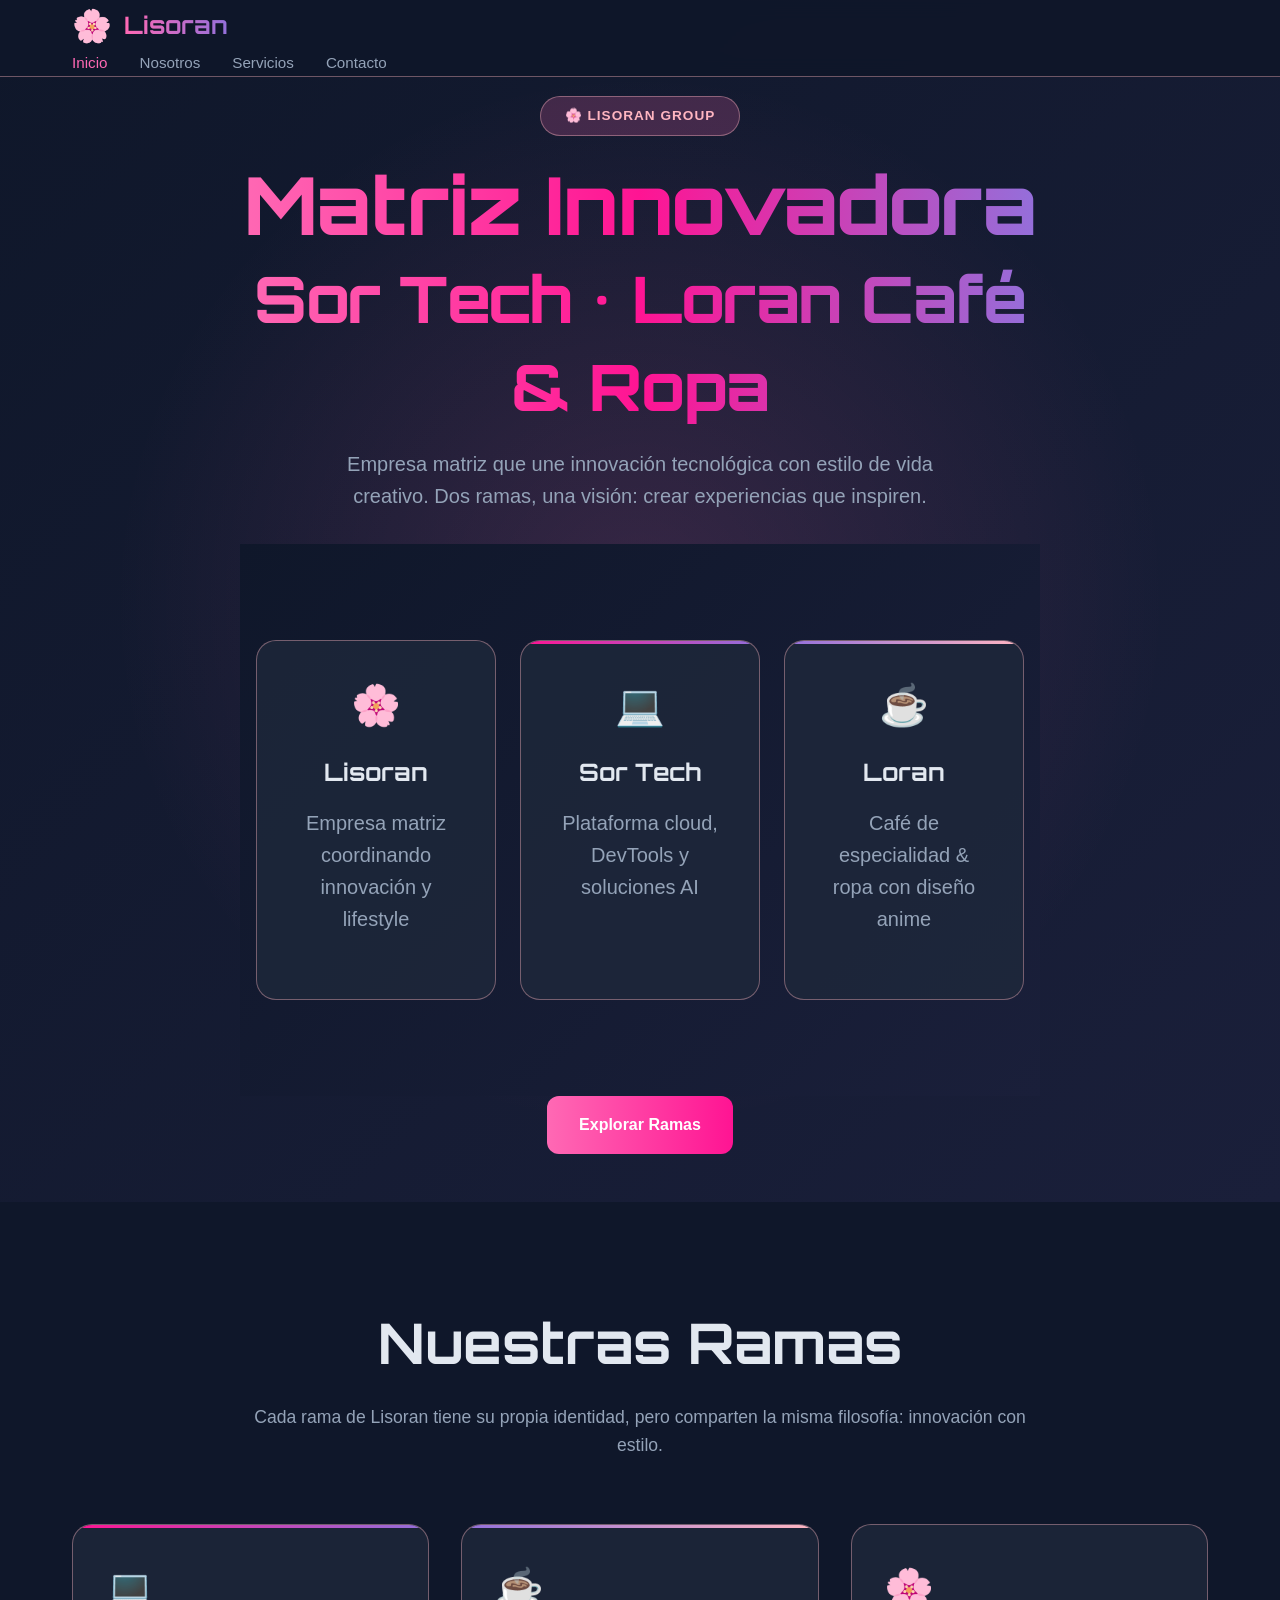
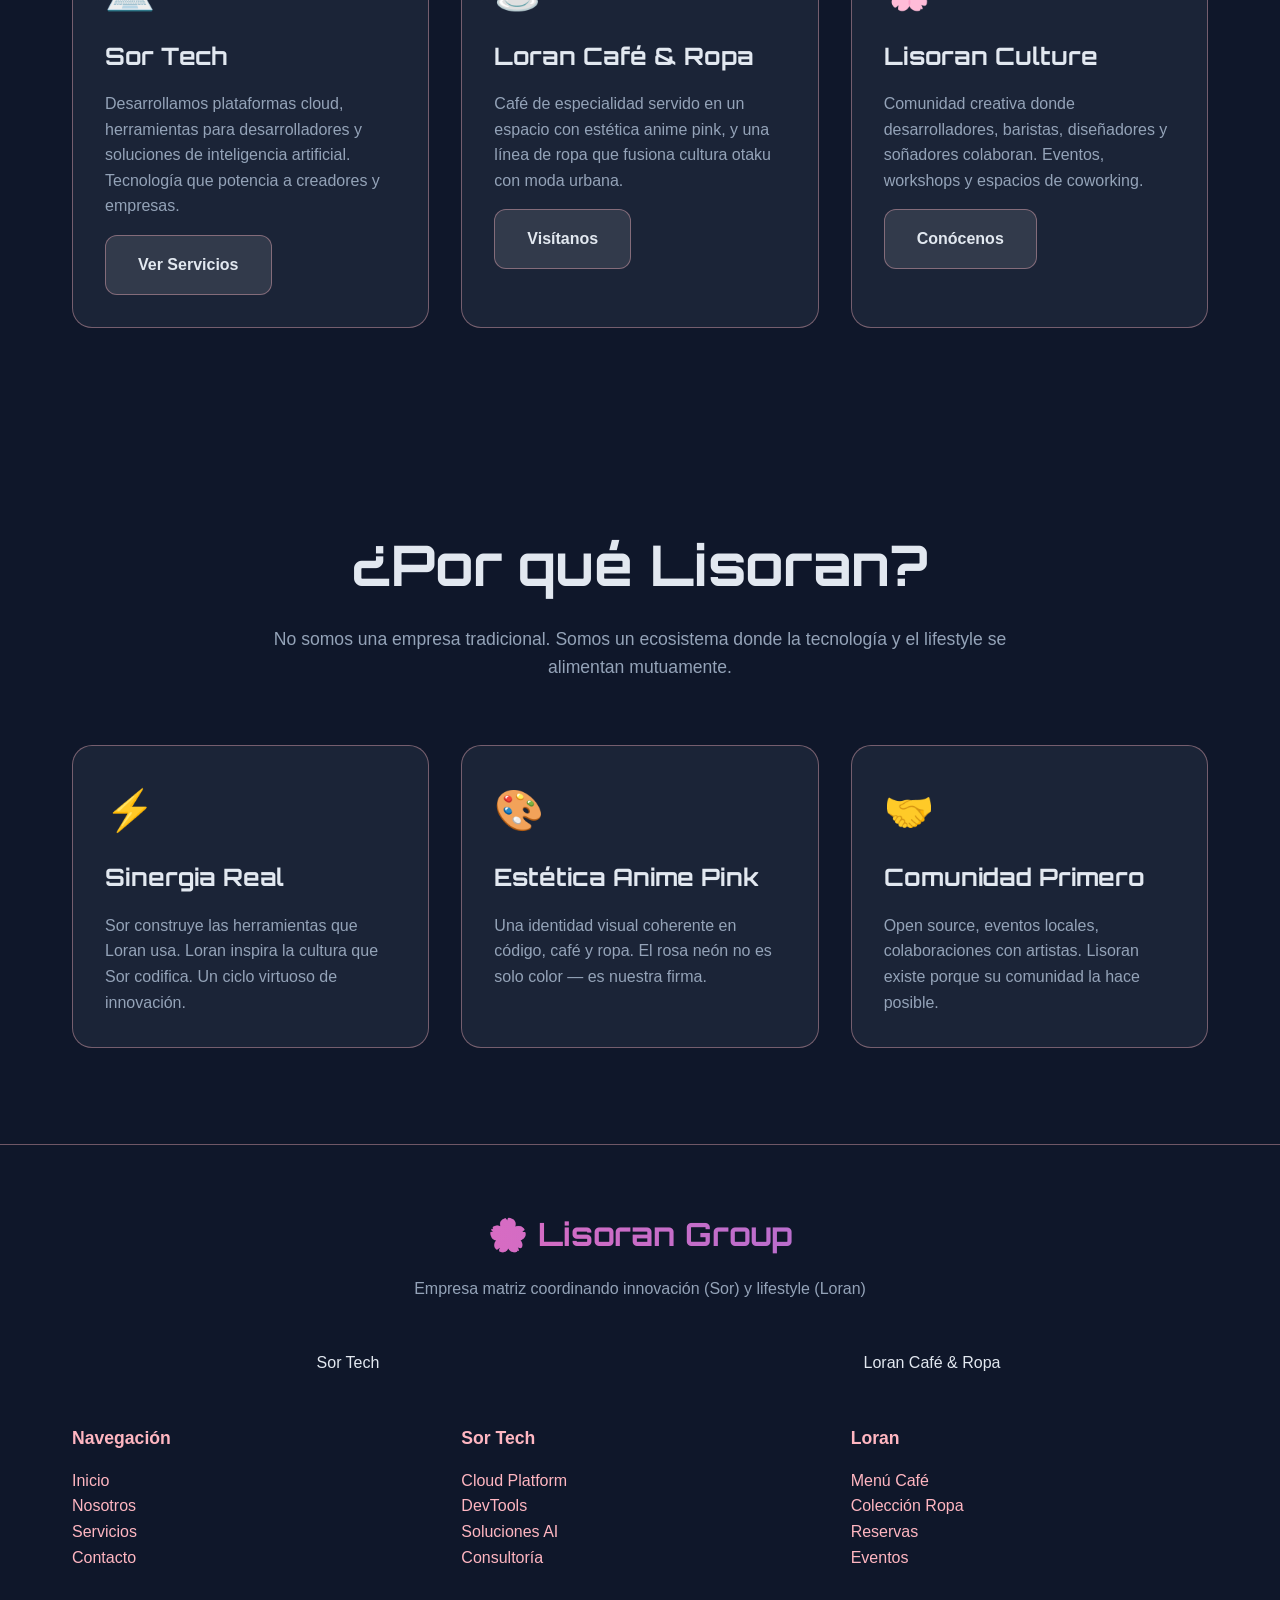
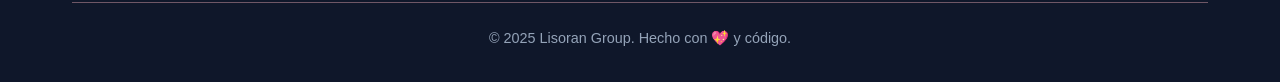
<file: index.html>
<!doctype html>
<html lang="es" data-theme="dark">

<head>
  <meta charset="UTF-8" />
  <meta name="viewport" content="width=device-width, initial-scale=1.0" />
  <meta name="description"
    content="Lisoran - Empresa matriz con dos ramas: Sor (Tecnología) y Loran (Cafetería & Ropa). Innovación, estilo y café con estética anime pink." />
  <meta name="keywords" content="Lisoran, Sor, Loran, tecnología, cafetería, ropa, anime pink, innovación" />
  <title>Lisoran | Matriz • Sor Tech • Loran Café & Ropa</title>
  <link rel="preconnect" href="https://fonts.googleapis.com">
  <link rel="preconnect" href="https://fonts.gstatic.com" crossorigin>
  <link
    href="https://fonts.googleapis.com/css2?family=Orbitron:wght@400;700;900&family=Inter:wght@300;400;500;600&display=swap"
    rel="stylesheet">
  <link rel="stylesheet" href="styles.css" />
</head>

<body>
  <header class="navigation-bar" role="navigation" aria-label="Navegación principal">
    <nav class="container">
      <a href="index.html" class="nav-logo" aria-label="Lisoran - Inicio">
        <span class="logo-icon" aria-hidden="true">🌸</span>
        <span class="logo-text">Lisoran</span>
      </a>
      <div class="nav-links" id="navLinks">
        <a href="index.html" class="nav-link active">Inicio</a>
        <a href="about-us.html" class="nav-link">Nosotros</a>
        <a href="services.html" class="nav-link">Servicios</a>
        <a href="contact.html" class="nav-link">Contacto</a>
      </div>
      <button class="nav-toggle" id="navToggle" aria-expanded="false" aria-label="Abrir menú">
        <span class="hamburger"></span>
      </button>
    </nav>
  </header>

  <main>
    <section class="hero" id="inicio">
      <div class="hero-content">
        <span class="hero-badge">🌸 Lisoran Group</span>
        <h1 class="gradient-title">Matriz Innovadora<br><span style="font-size: 0.8em;">Sor Tech • Loran Café &
            Ropa</span></h1>
        <p>Empresa matriz que une innovación tecnológica con estilo de vida creativo. Dos ramas, una visión: crear
          experiencias que inspiren.</p>
        <div class="brand-showcase"
          style="display: flex; gap: 1.5rem; justify-content: center; flex-wrap: wrap; margin-top: 2rem;">
          <article class="card-anime lisoran-card"
            style="flex: 1; min-width: 200px; max-width: 280px; text-align: center;">
            <div class="card-icon">🌸</div>
            <h3>Lisoran</h3>
            <p>Empresa matriz coordinando innovación y lifestyle</p>
          </article>
          <article class="card-anime sor-card" style="flex: 1; min-width: 200px; max-width: 280px; text-align: center;">
            <div class="card-icon">💻</div>
            <h3>Sor Tech</h3>
            <p>Plataforma cloud, DevTools y soluciones AI</p>
          </article>
          <article class="card-anime loran-card"
            style="flex: 1; min-width: 200px; max-width: 280px; text-align: center;">
            <div class="card-icon">☕</div>
            <h3>Loran</h3>
            <p>Café de especialidad & ropa con diseño anime</p>
          </article>
        </div>
        <a href="#features" class="btn-anime btn-anime-primary">Explorar Ramas</a>
      </div>
    </section>

    <section class="section brand-section" id="features">
      <div class="container">
        <div class="section-title-wrap">
          <h2>Nuestras Ramas</h2>
          <p>Cada rama de Lisoran tiene su propia identidad, pero comparten la misma filosofía: innovación con estilo.
          </p>
        </div>
        <div class="grid">
          <article class="card-anime sor-card reveal">
            <div class="card-icon">💻</div>
            <h3>Sor Tech</h3>
            <p>Desarrollamos plataformas cloud, herramientas para desarrolladores y soluciones de inteligencia
              artificial. Tecnología que potencia a creadores y empresas.</p>
            <a href="services.html" class="btn-anime btn-anime-secondary" style="margin-top: 1rem;">Ver Servicios</a>
          </article>
          <article class="card-anime loran-card reveal">
            <div class="card-icon">☕</div>
            <h3>Loran Café & Ropa</h3>
            <p>Café de especialidad servido en un espacio con estética anime pink, y una línea de ropa que fusiona
              cultura otaku con moda urbana.</p>
            <a href="contact.html" class="btn-anime btn-anime-secondary" style="margin-top: 1rem;">Visítanos</a>
          </article>
          <article class="card-anime lisoran-card reveal">
            <div class="card-icon">🌸</div>
            <h3>Lisoran Culture</h3>
            <p>Comunidad creativa donde desarrolladores, baristas, diseñadores y soñadores colaboran. Eventos, workshops
              y espacios de coworking.</p>
            <a href="about-us.html" class="btn-anime btn-anime-secondary" style="margin-top: 1rem;">Conócenos</a>
          </article>
        </div>
      </div>
    </section>

    <section class="section brand-section brand-overlay-sor" style="background: var(--bg-secondary);">
      <div class="container">
        <div class="section-title-wrap">
          <h2>¿Por qué Lisoran?</h2>
          <p>No somos una empresa tradicional. Somos un ecosistema donde la tecnología y el lifestyle se alimentan
            mutuamente.</p>
        </div>
        <div class="grid">
          <div class="card-anime reveal">
            <div class="card-icon">⚡</div>
            <h3>Sinergia Real</h3>
            <p>Sor construye las herramientas que Loran usa. Loran inspira la cultura que Sor codifica. Un ciclo
              virtuoso de innovación.</p>
          </div>
          <div class="card-anime reveal">
            <div class="card-icon">🎨</div>
            <h3>Estética Anime Pink</h3>
            <p>Una identidad visual coherente en código, café y ropa. El rosa neón no es solo color — es nuestra firma.
            </p>
          </div>
          <div class="card-anime reveal">
            <div class="card-icon">🤝</div>
            <h3>Comunidad Primero</h3>
            <p>Open source, eventos locales, colaboraciones con artistas. Lisoran existe porque su comunidad la hace
              posible.</p>
          </div>
        </div>
      </div>
    </section>
  </main>

  <footer class="footer">
    <div class="container">
      <div class="footer-brand">
        <div class="logo-text">🌸 Lisoran Group</div>
        <p>Empresa matriz coordinando innovación (Sor) y lifestyle (Loran)</p>
        <div class="footer-brands">
          <span class="footer-brand-tag brand-sor">Sor Tech</span>
          <span class="footer-brand-tag brand-loran">Loran Café & Ropa</span>
        </div>
      </div>
      <div class="footer-grid">
        <div class="footer-col">
          <h4>Navegación</h4>
          <ul>
            <li><a href="index.html">Inicio</a></li>
            <li><a href="about-us.html">Nosotros</a></li>
            <li><a href="services.html">Servicios</a></li>
            <li><a href="contact.html">Contacto</a></li>
          </ul>
        </div>
        <div class="footer-col">
          <h4>Sor Tech</h4>
          <ul>
            <li><a href="services.html#cloud">Cloud Platform</a></li>
            <li><a href="services.html#devtools">DevTools</a></li>
            <li><a href="services.html#ai">Soluciones AI</a></li>
            <li><a href="services.html#consulting">Consultoría</a></li>
          </ul>
        </div>
        <div class="footer-col">
          <h4>Loran</h4>
          <ul>
            <li><a href="contact.html#cafe">Menú Café</a></li>
            <li><a href="contact.html#clothing">Colección Ropa</a></li>
            <li><a href="contact.html#reservations">Reservas</a></li>
            <li><a href="contact.html#events">Eventos</a></li>
          </ul>
        </div>
      </div>
      <div class="footer-bottom">
        <p>&copy; 2025 Lisoran Group. Hecho con 💖 y código.</p>
      </div>
    </div>
  </footer>

  <script src="js/script.js"></script>
</body>

</html>
</file>
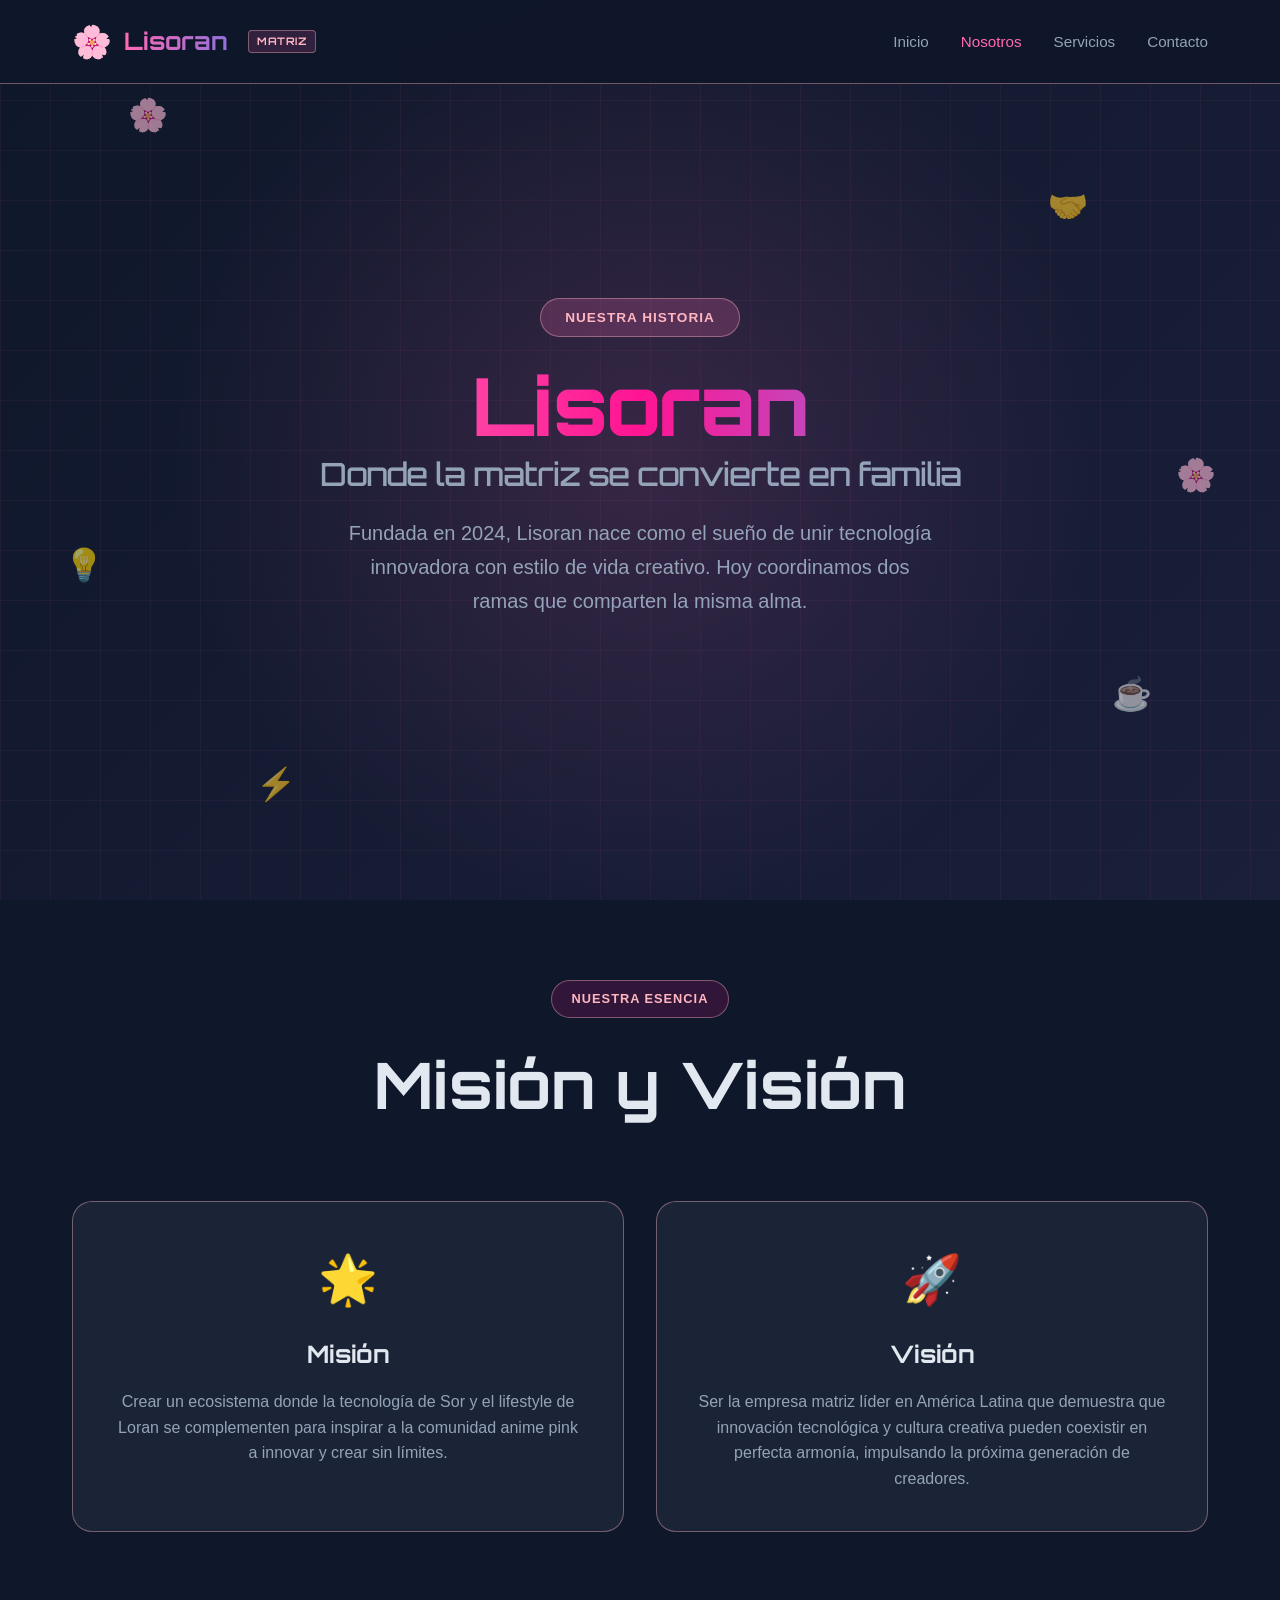
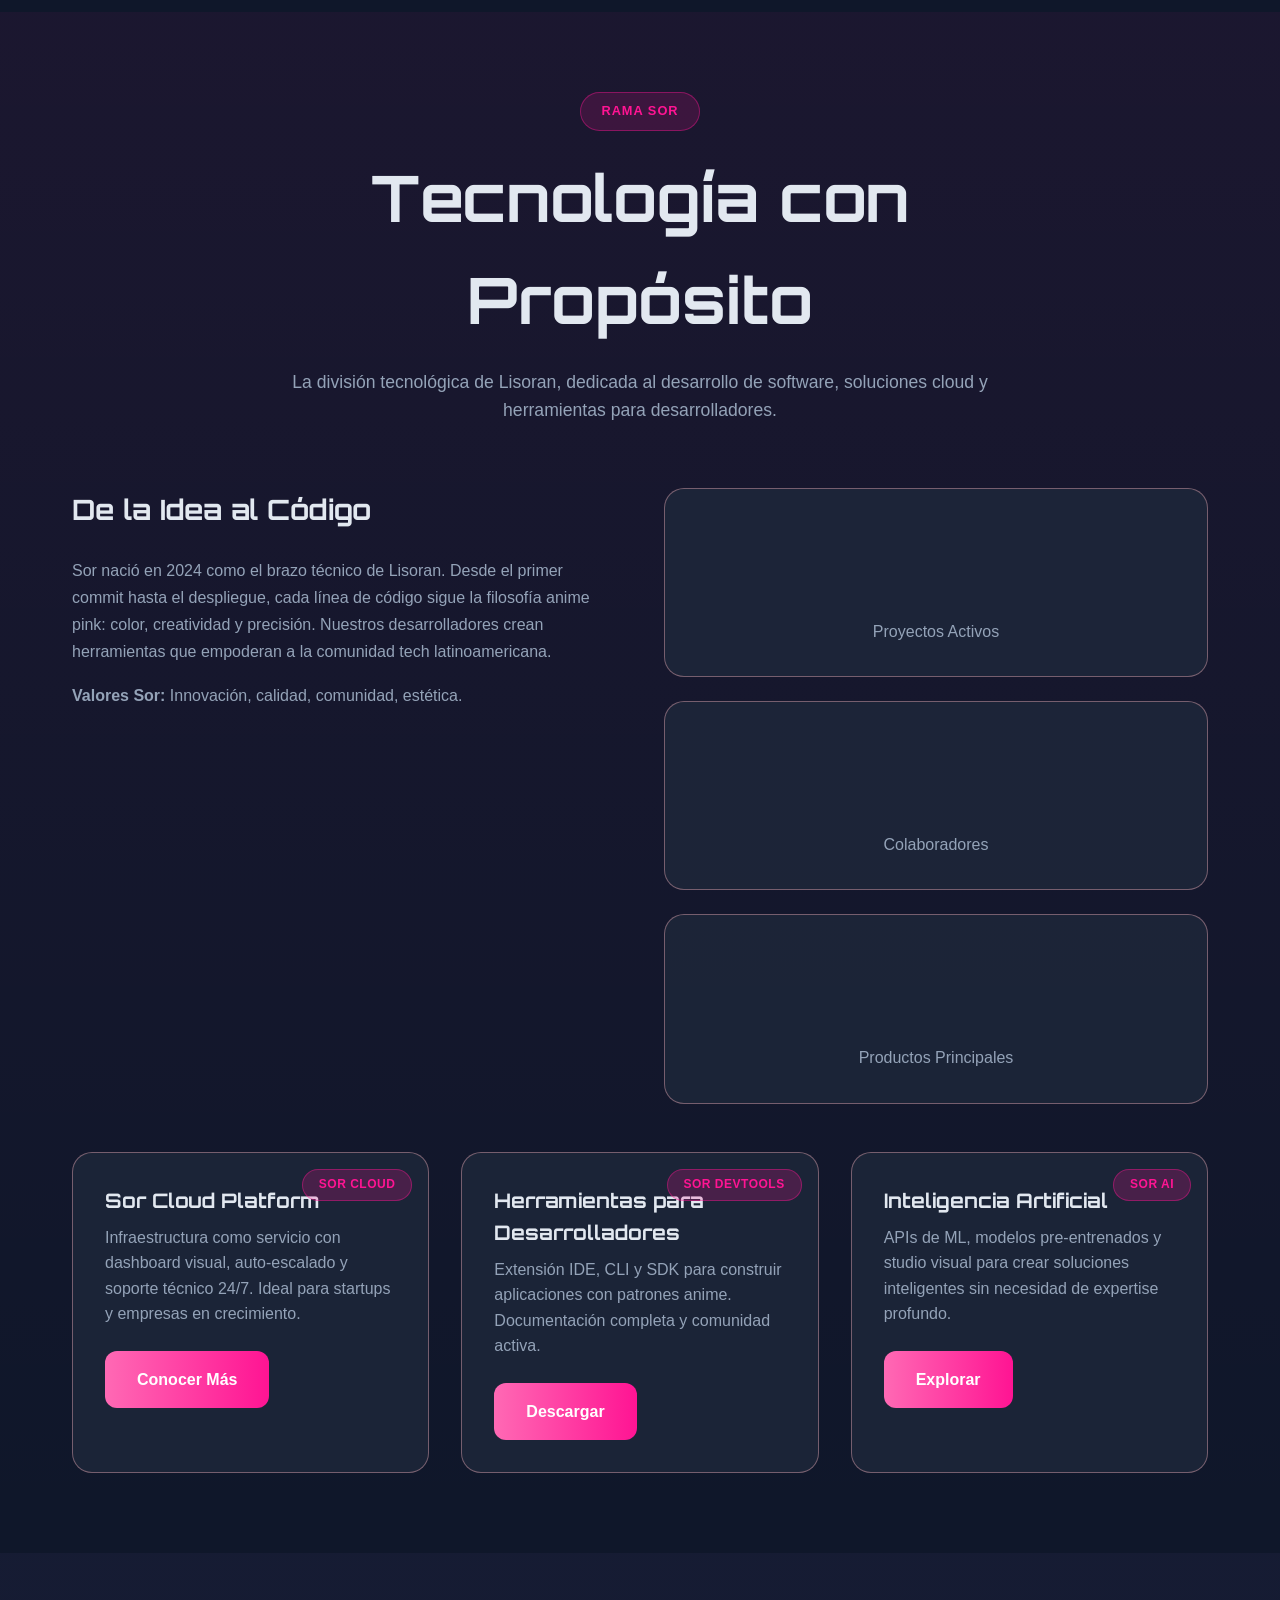
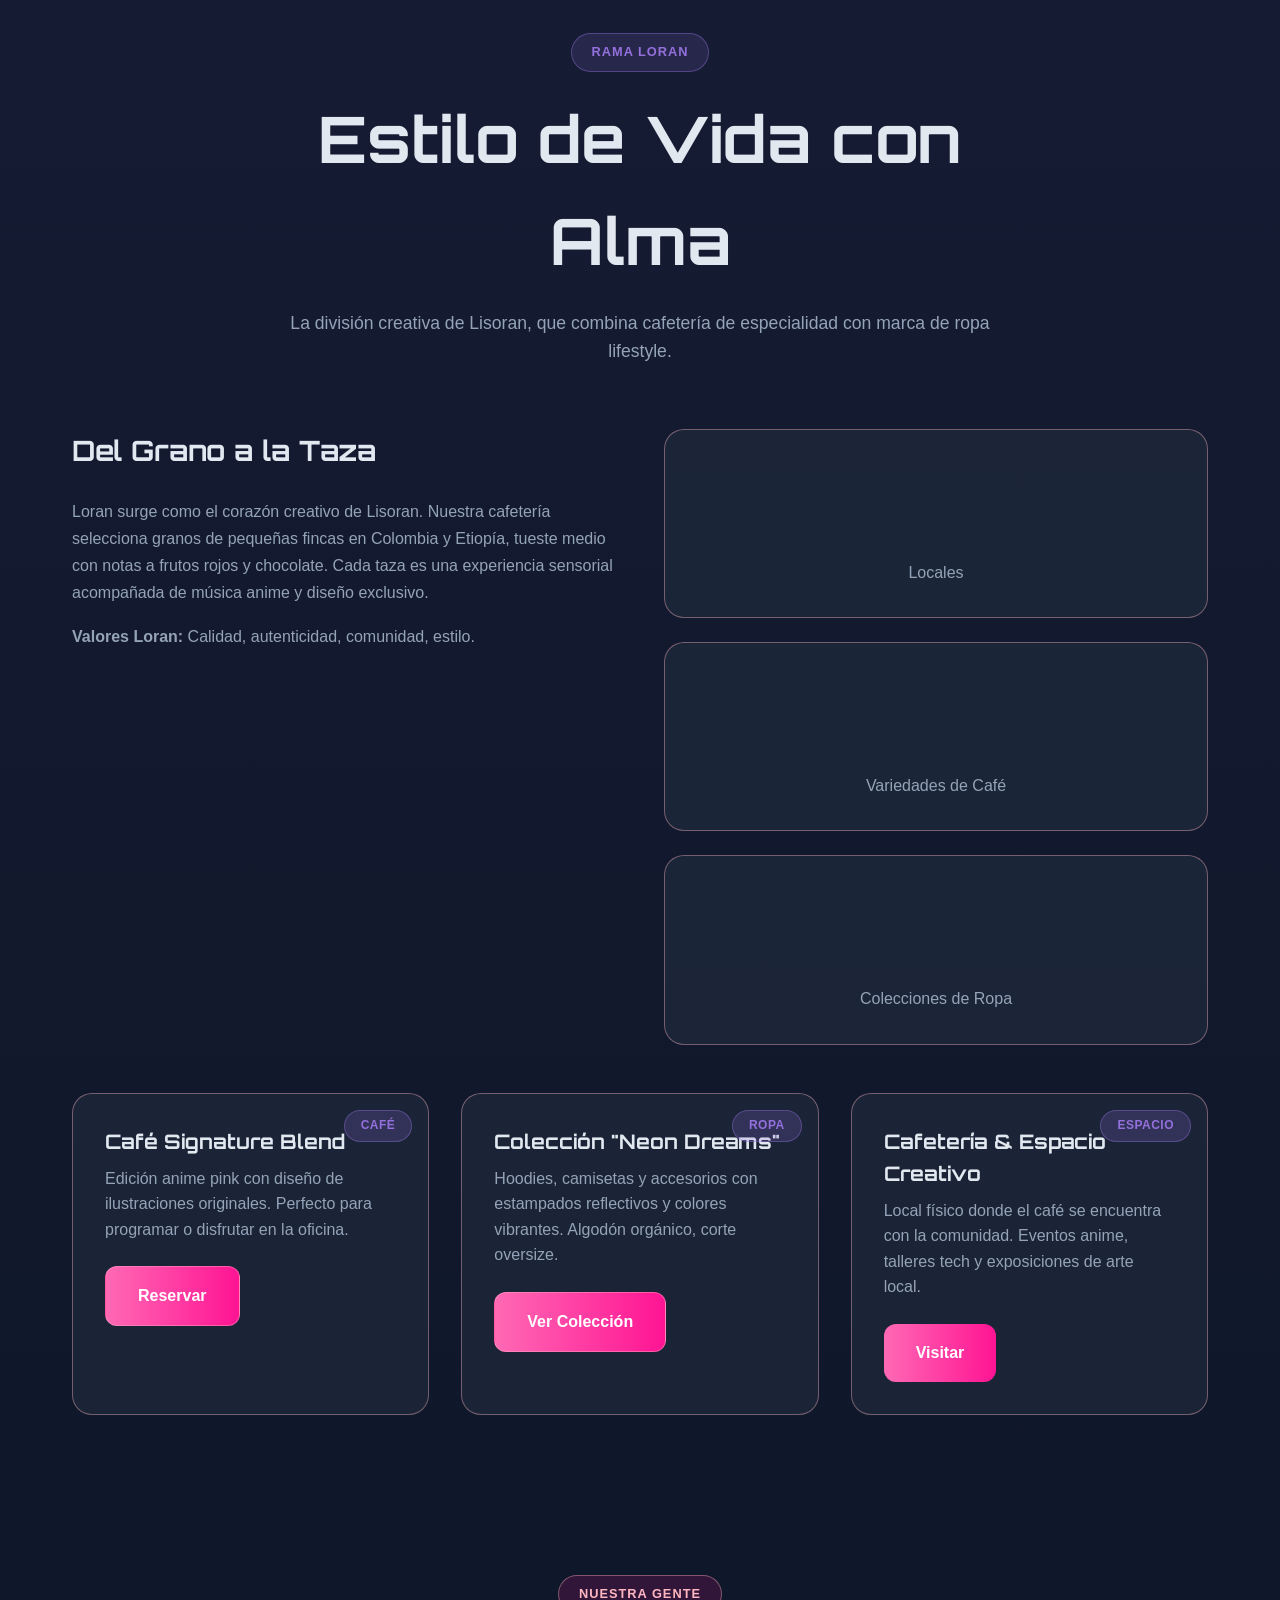
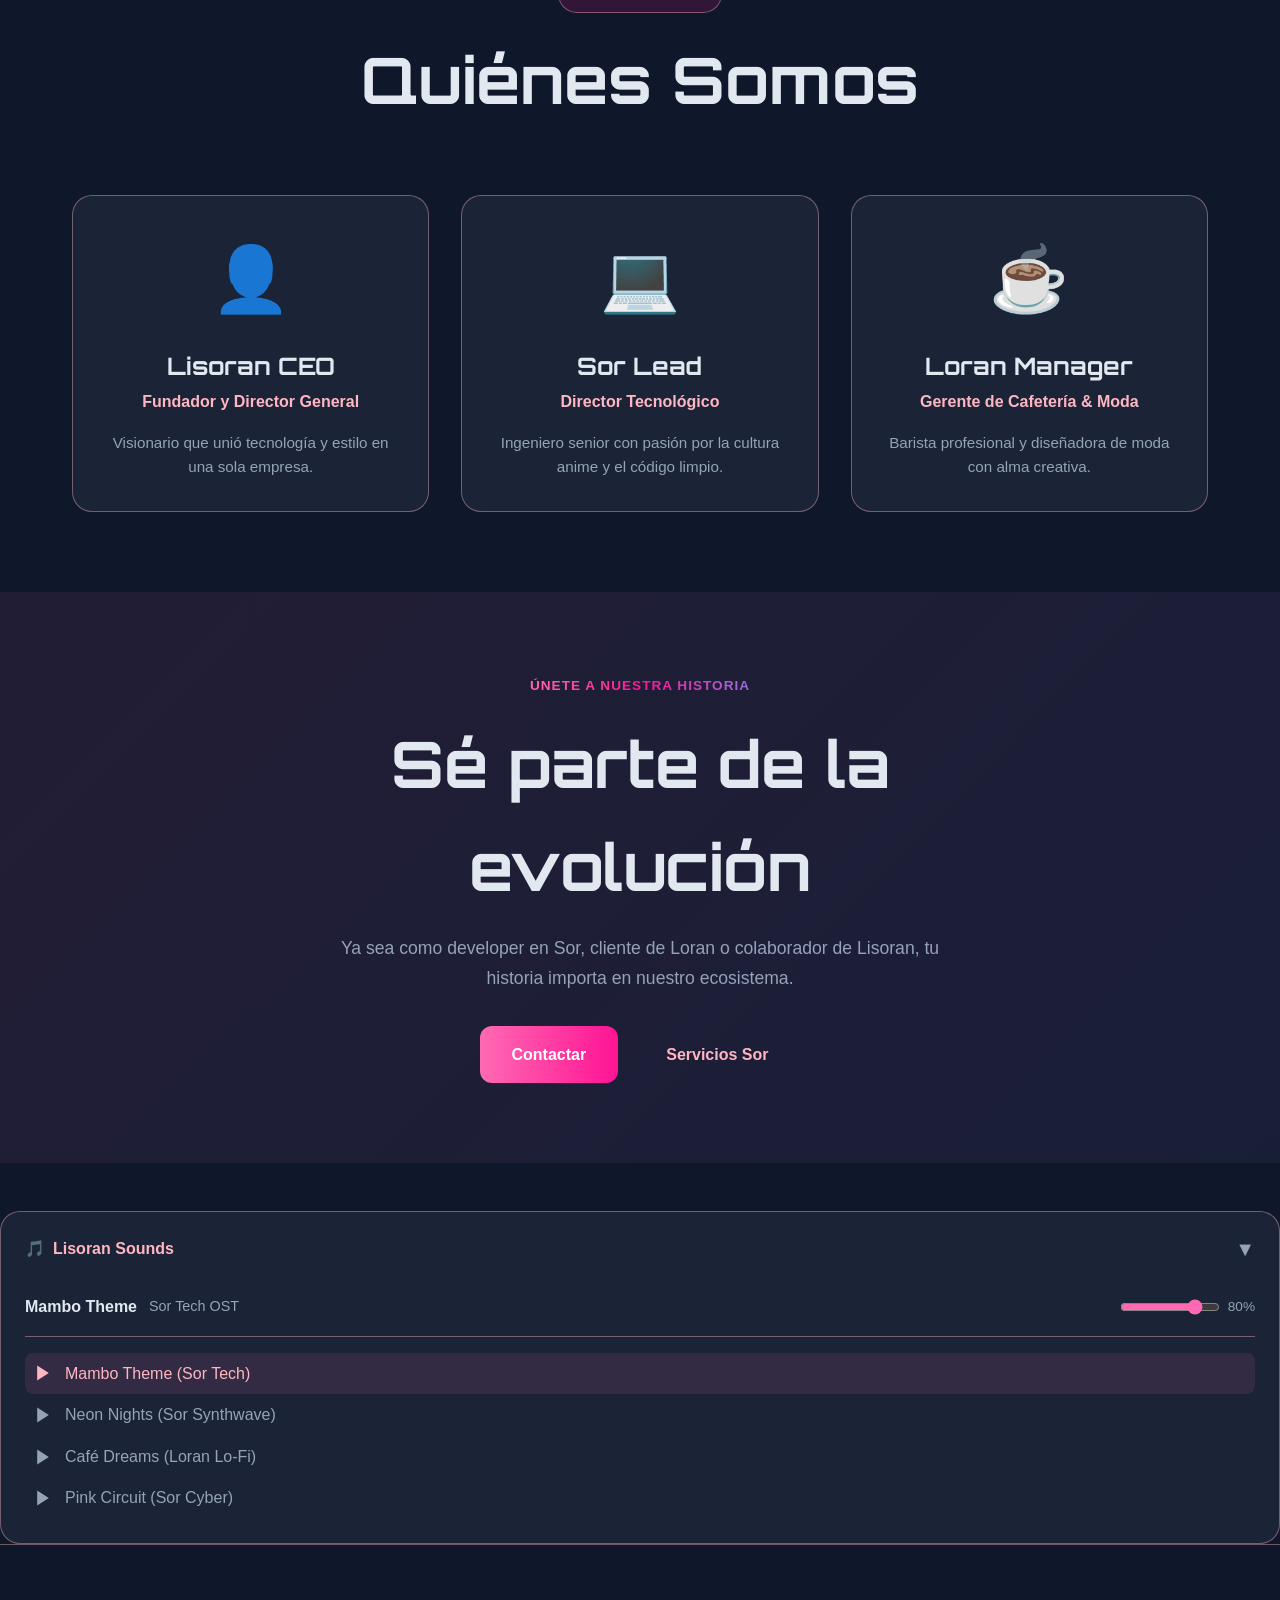
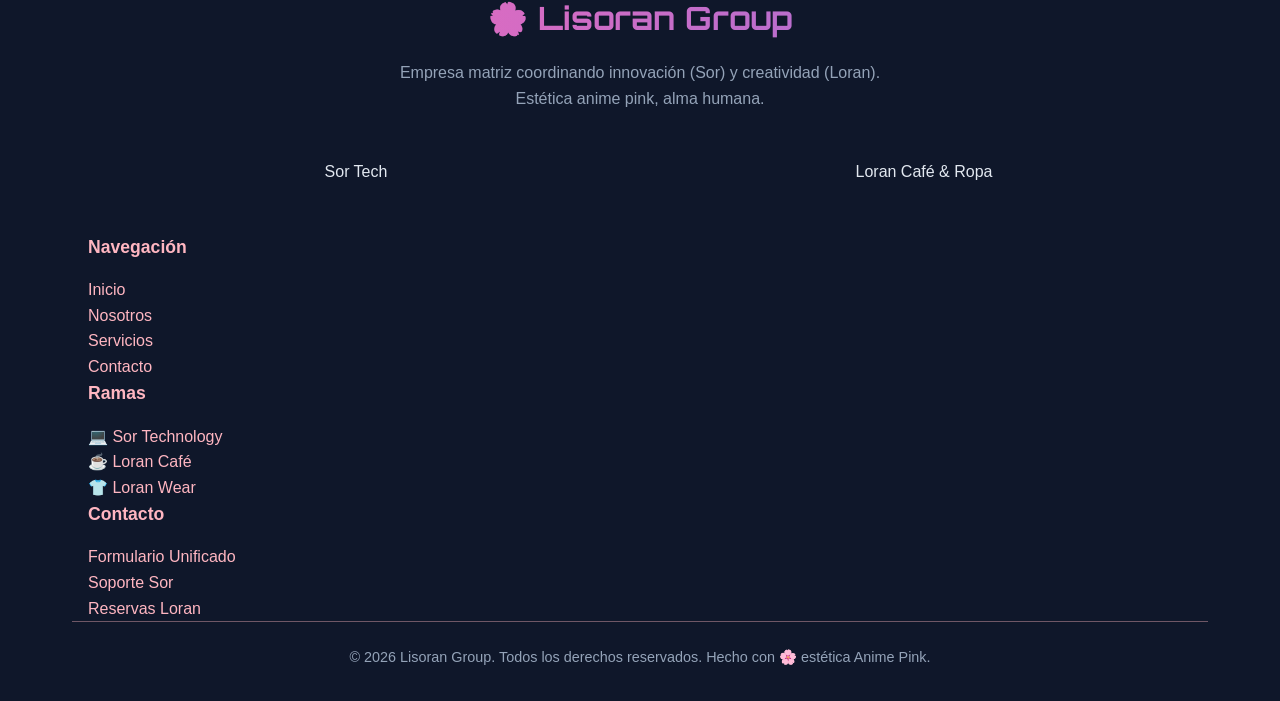
<file: about-us.html>
<!doctype html>
<html lang="es" data-theme="dark">

<head>
  <meta charset="UTF-8" />
  <meta name="viewport" content="width=device-width, initial-scale=1.0" />
  <meta name="description" content="Nosotros - Lisoran: Empresa matriz con dos ramas. Sor (Tecnología) y Loran (Cafetería & Ropa). Conoce nuestra historia y visión." />
  <meta name="keywords" content="Lisoran, Sor, Loran, historia, misión, visión, anime pink" />
  <title>Nosotros - Lisoran Group</title>
  <link rel="preconnect" href="https://fonts.googleapis.com">
  <link rel="preconnect" href="https://fonts.gstatic.com" crossorigin>
  <link href="https://fonts.googleapis.com/css2?family=Orbitron:wght@400;700;900&family=Inter:wght@300;400;500;600&display=swap" rel="stylesheet">
  <link rel="stylesheet" href="styles.css" />
</head>

<body>

  <!-- Navigation Bar -->
  <header class="navigation-bar" role="navigation" aria-label="Navegación principal">
    <nav class="nav-container">
      <a href="index.html" class="nav-logo" aria-label="Lisoran - Inicio">
        <span class="logo-icon" aria-hidden="true">🌸</span>
        <span class="logo-text">Lisoran</span>
        <span class="logo-sub">Matriz</span>
      </a>

      <button class="nav-toggle" id="navToggle" aria-label="Abrir menú" aria-expanded="false" aria-controls="navMenu">
        <span class="hamburger"></span>
      </button>

      <ul class="nav-menu" id="navMenu" role="menubar">
        <li role="none"><a href="index.html" class="nav-link" role="menuitem">Inicio</a></li>
        <li role="none"><a href="about-us.html" class="nav-link active" role="menuitem">Nosotros</a></li>
        <li role="none"><a href="services.html" class="nav-link" role="menuitem">Servicios</a></li>
        <li role="none"><a href="contact.html" class="nav-link" role="menuitem">Contacto</a></li>
      </ul>
    </nav>
  </header>

  <!-- Main Content -->
  <main>

    <!-- Hero Section -->
    <section class="hero" aria-labelledby="hero-title">
      <div class="hero-bg" aria-hidden="true">
        <div class="grid-overlay"></div>
        <div class="floating-shapes">
          <span class="shape">🌸</span>
          <span class="shape">🤝</span>
          <span class="shape">💡</span>
          <span class="shape">☕</span>
          <span class="shape">⚡</span>
          <span class="shape">🌸</span>
        </div>
      </div>

      <div class="hero-content">
        <div class="hero-badge brand-lisoran">Nuestra Historia</div>
        <h1 id="hero-title" class="hero-title">
          <span class="title-main">Lisoran</span>
          <span class="title-sub">Donde la matriz se convierte en familia</span>
        </h1>
        <p class="hero-description">
          Fundada en 2024, Lisoran nace como el sueño de unir tecnología innovadora 
          con estilo de vida creativo. Hoy coordinamos dos ramas que comparten la misma alma.
        </p>
      </div>
    </section>

    <!-- Mission & Vision Section -->
    <section class="section mission-section" aria-labelledby="mission-title">
      <div class="container">
        <header class="section-header">
          <div class="section-badge brand-lisoran">Nuestra Esencia</div>
          <h2 id="mission-title" class="section-title">Misión y Visión</h2>
        </header>

        <div class="mission-grid">
          <article class="mission-card lisoran-card">
            <div class="mission-icon">🌟</div>
            <h3 class="mission-title">Misión</h3>
            <p class="mission-description">
              Crear un ecosistema donde la tecnología de Sor y el lifestyle de Loran 
              se complementen para inspirar a la comunidad anime pink a innovar 
              y crear sin límites.
            </p>
          </article>
          <article class="mission-card lisoran-card">
            <div class="mission-icon">🚀</div>
            <h3 class="mission-title">Visión</h3>
            <p class="mission-description">
              Ser la empresa matriz líder en América Latina que demuestra que 
              innovación tecnológica y cultura creativa pueden coexistir en perfecta 
              armonía, impulsando la próxima generación de creadores.
            </p>
          </article>
        </div>
      </div>
    </section>

    <!-- Sor Technology Section -->
    <section class="section sor-section" aria-labelledby="sor-title">
      <div class="container">
        <header class="section-header">
          <div class="section-badge brand-sor">Rama Sor</div>
          <h2 id="sor-title" class="section-title">Tecnología con Propósito</h2>
          <p class="section-description">
            La división tecnológica de Lisoran, dedicada al desarrollo de software, 
            soluciones cloud y herramientas para desarrolladores.
          </p>
        </header>

        <div class="sor-content">
          <div class="sor-story">
            <h3>De la Idea al Código</h3>
            <p>
              Sor nació en 2024 como el brazo técnico de Lisoran. Desde el primer 
              commit hasta el despliegue, cada línea de código sigue la filosofía 
              anime pink: color, creatividad y precisión. Nuestros desarrolladores 
              crean herramientas que empoderan a la comunidad tech latinoamericana.
            </p>
            <p>
              <strong>Valores Sor:</strong> Innovación, calidad, comunidad, estética.
            </p>
          </div>

          <div class="sor-stats">
            <div class="stat">
              <span class="stat-number">15</span>
              <span class="stat-label">Proyectos Activos</span>
            </div>
            <div class="stat">
              <span class="stat-number">50</span>
              <span class="stat-label">Colaboradores</span>
            </div>
            <div class="stat">
              <span class="stat-number">3</span>
              <span class="stat-label">Productos Principales</span>
            </div>
          </div>
        </div>

        <div class="sor-products">
          <article class="product-card">
            <div class="product-badge brand-sor">Sor Cloud</div>
            <h4>Sor Cloud Platform</h4>
            <p>Infraestructura como servicio con dashboard visual, auto-escalado y 
            soporte técnico 24/7. Ideal para startups y empresas en crecimiento.</p>
            <a href="services.html#sor-cloud" class="btn-anime btn-anime-primary btn-brand">
              <span>Conocer Más</span>
            </a>
          </article>
          <article class="product-card">
            <div class="product-badge brand-sor">Sor DevTools</div>
            <h4>Herramientas para Desarrolladores</h4>
            <p>Extensión IDE, CLI y SDK para construir aplicaciones con patrones 
            anime. Documentación completa y comunidad activa.</p>
            <a href="services.html#sor-devtools" class="btn-anime btn-anime-primary btn-brand">
              <span>Descargar</span>
            </a>
          </article>
          <article class="product-card">
            <div class="product-badge brand-sor">Sor AI</div>
            <h4>Inteligencia Artificial</h4>
            <p>APIs de ML, modelos pre-entrenados y studio visual para crear 
            soluciones inteligentes sin necesidad de expertise profundo.</p>
            <a href="services.html#sor-ai" class="btn-anime btn-anime-primary btn-brand">
              <span>Explorar</span>
            </a>
          </article>
        </div>
      </div>
    </section>

    <!-- Loran Section -->
    <section class="section loran-section" aria-labelledby="loran-title">
      <div class="container">
        <header class="section-header">
          <div class="section-badge brand-loran">Rama Loran</div>
          <h2 id="loran-title" class="section-title">Estilo de Vida con Alma</h2>
          <p class="section-description">
            La división creativa de Lisoran, que combina cafetería de especialidad 
            con marca de ropa lifestyle.
          </p>
        </header>

        <div class="loran-content">
          <div class="loran-story">
            <h3>Del Grano a la Taza</h3>
            <p>
              Loran surge como el corazón creativo de Lisoran. Nuestra cafetería 
              selecciona granos de pequeñas fincas en Colombia y Etiopía, 
              tueste medio con notas a frutos rojos y chocolate. Cada taza es 
              una experiencia sensorial acompañada de música anime y diseño 
              exclusivo.
            </p>
            <p>
              <strong>Valores Loran:</strong> Calidad, autenticidad, comunidad, estilo.
            </p>
          </div>

          <div class="loran-stats">
            <div class="stat">
              <span class="stat-number">3</span>
              <span class="stat-label">Locales</span>
            </div>
            <div class="stat">
              <span class="stat-number">12</span>
              <span class="stat-label">Variedades de Café</span>
            </div>
            <div class="stat">
              <span class="stat-number">5</span>
              <span class="stat-label">Colecciones de Ropa</span>
            </div>
          </div>
        </div>

        <div class="loran-products">
          <article class="product-card">
            <div class="product-badge brand-loran">Café</div>
            <h4>Café Signature Blend</h4>
            <p>Edición anime pink con diseño de ilustraciones originales. 
            Perfecto para programar o disfrutar en la oficina.</p>
            <a href="contact.html#loran-section" class="btn-anime btn-anime-secondary btn-brand">
              <span>Reservar</span>
            </a>
          </article>
          <article class="product-card">
            <div class="product-badge brand-loran">Ropa</div>
            <h4>Colección "Neon Dreams"</h4>
            <p>Hoodies, camisetas y accesorios con estampados reflectivos y 
            colores vibrantes. Algodón orgánico, corte oversize.</p>
            <a href="contact.html#loran-section" class="btn-anime btn-anime-secondary btn-brand">
              <span>Ver Colección</span>
            </a>
          </article>
          <article class="product-card">
            <div class="product-badge brand-loran">Espacio</div>
            <h4>Cafetería & Espacio Creativo</h4>
            <p>Local físico donde el café se encuentra con la comunidad. 
            Eventos anime, talleres tech y exposiciones de arte local.</p>
            <a href="contact.html#loran-section" class="btn-anime btn-anie-secondary btn-brand">
              <span>Visitar</span>
            </a>
          </article>
        </div>
      </div>
    </section>

    <!-- Team & Community Section -->
    <section class="section team-section" aria-labelledby="team-title">
      <div class="container">
        <header class="section-header">
          <div class="section-badge brand-lisoran">Nuestra Gente</div>
          <h2 id="team-title" class="section-title">Quiénes Somos</h2>
        </header>

        <div class="team-grid">
          <article class="team-card">
            <div class="team-avatar">👤</div>
            <h3>Lisoran CEO</h3>
            <p class="team-role">Fundador y Director General</p>
            <p class="team-desc">Visionario que unió tecnología y estilo en una sola empresa.</p>
          </article>
          <article class="team-card">
            <div class="team-avatar">💻</div>
            <h3>Sor Lead</h3>
            <p class="team-role">Director Tecnológico</p>
            <p class="team-desc">Ingeniero senior con pasión por la cultura anime y el código limpio.</p>
          </article>
          <article class="team-card">
            <div class="team-avatar">☕</div>
            <h3>Loran Manager</h3>
            <p class="team-role">Gerente de Cafetería & Moda</p>
            <p class="team-desc">Barista profesional y diseñadora de moda con alma creativa.</p>
          </article>
        </div>
      </div>
    </section>

    <!-- CTA Section -->
    <section class="section cta-section" aria-labelledby="cta-title">
      <div class="container">
        <div class="cta-content">
          <div class="cta-badge brand-lisoran">Únete a Nuestra Historia</div>
          <h2 id="cta-title" class="cta-title">Sé parte de la evolución</h2>
          <p class="cta-description">
            Ya sea como developer en Sor, cliente de Loran o colaborador de Lisoran, 
            tu historia importa en nuestro ecosistema.
          </p>
          <div class="cta-actions">
            <a href="contact.html" class="btn-anime btn-anime-primary btn-anime-lg">
              <span>Contactar</span>
            </a>
            <a href="services.html" class="btn-anime btn-anime-outline btn-anime-lg">Servicios Sor</a>
          </div>
        </div>
      </div>
    </section>

  </main>

  <!-- Global Audio Element & Music Player Widget -->
  <audio id="bgAudio" preload="auto">
    <source src="mambo.mp3.mp3" type="audio/mpeg" />
  </audio>

  <div class="music-selector collapsed" id="musicSelector" aria-label="Reproductor de música Lisoran">
    <div class="music-header">
      <div class="music-title">
        <span>🎵</span>
        <span>Lisoran Sounds</span>
      </div>
      <button class="music-toggle" id="musicToggleBtn" aria-expanded="false" aria-label="Toggle playlist">▼</button>
    </div>

    <div class="music-current">
      <div class="music-current-info">
        <div class="music-current-title" id="currentTrackTitle">Mambo Theme</div>
        <div class="music-current-artist" id="currentTrackArtist">Sor Tech OST</div>
      </div>
      <div class="volume-control">
        <label for="volumeSlider" class="sr-only">Volumen</label>
        <input type="range" id="volumeSlider" min="0" max="1" step="0.1" value="0.8" aria-label="Control de volumen">
        <span class="volume-value">80%</span>
      </div>
    </div>

    <ul class="music-playlist" id="musicPlaylist"></ul>
  </div>

  <!-- Site Footer -->
  <footer class="site-footer">
    <div class="container">
      <div class="footer-content">
        <div class="footer-brand">
          <div class="logo-text">🌸 Lisoran Group</div>
          <p>Empresa matriz coordinando innovación (Sor) y creatividad (Loran). 
          Estética anime pink, alma humana.</p>
          <div class="footer-brands">
            <span class="footer-brand-tag brand-sor">Sor Tech</span>
            <span class="footer-brand-tag brand-loran">Loran Café & Ropa</span>
          </div>
        </div>

        <div class="footer-col">
          <h4>Navegación</h4>
          <ul>
            <li><a href="index.html">Inicio</a></li>
            <li><a href="about-us.html">Nosotros</a></li>
            <li><a href="services.html">Servicios</a></li>
            <li><a href="contact.html">Contacto</a></li>
          </ul>
        </div>

        <div class="footer-col">
          <h4>Ramas</h4>
          <ul>
            <li><a href="services.html">💻 Sor Technology</a></li>
            <li><a href="contact.html#loran-section">☕ Loran Café</a></li>
            <li><a href="contact.html#loran-section">👕 Loran Wear</a></li>
          </ul>
        </div>

        <div class="footer-col">
          <h4>Contacto</h4>
          <ul>
            <li><a href="contact.html">Formulario Unificado</a></li>
            <li><a href="#">Soporte Sor</a></li>
            <li><a href="#">Reservas Loran</a></li>
          </ul>
        </div>
      </div>

      <div class="footer-bottom">
        <p>&copy; 2026 Lisoran Group. Todos los derechos reservados. Hecho con 🌸 estética Anime Pink.</p>
      </div>
    </div>
  </footer>

  <!-- External JavaScript -->
  <script src="js/script.js"></script>
</body>

</html>
</file>
<file: styles.css>
/*
   LISORAN - ANIME PINK THEME SYSTEM
   ==============================================================
   Brands: Lisoran (Matriz), Sor (Tecnología), Loran (Café & Ropa)
   ==============================================================*/

/* === CSS Variables & Reset === */
:root {
  /* Anime Pink Palette */
  --pink-primary: #FFB6C1;
  --pink-bright: #FF69B4;
  --pink-dark: #FF1493;
  --pink-glow: rgba(255, 105, 180, 0.5);
  --pink-shadow: rgba(255, 182, 193, 0.3);
  --purple-accent: #9370DB;
  --purple-glow: rgba(147, 112, 219, 0.5);
  --border-pink: rgba(255, 182, 193, 0.4);
  
  /* Brand-specific colors */
  --brand-lisoran: #FF69B4;
  --brand-sor: #FF1493;
  --brand-loran: #9370DB;
  
  /* Background Layers */
  --bg-body: #0F172A;
  --bg-card: rgba(30, 41, 59, 0.8);
  --bg-overlay: rgba(15, 23, 42, 0.95);
  --bg-gradient: linear-gradient(135deg, #0F172A 0%, #1A1F3A 100%);
  
  /* Text Colors */
  --text-main: #E2E8F0;
  --text-muted: #94A3B8;
  --text-inverse: #1E293B;
  
  /* Border & Radius */
  --border-radius-sm: 8px;
  --border-radius-md: 12px;
  --border-radius-lg: 20px;
  --border: 1px solid var(--border-pink);
  
  /* Transitions */
  --transition-fast: 0.2s ease;
  --transition-base: 0.3s ease;
  
  /* Typography */
  --font-heading: 'Orbitron', sans-serif;
  --font-body: 'Poppins', sans-serif;
  
  /* Z-index */
  --z-nav: 100;
  --z-modal: 200;
}

* {
  margin: 0;
  padding: 0;
  box-sizing: border-box;
}

html {
  scroll-behavior: smooth;
}

body {
  font-family: var(--font-body);
  background: var(--bg-body);
  color: var(--text-main);
  line-height: 1.6;
  overflow-x: hidden;
}

a {
  color: var(--pink-primary);
  text-decoration: none;
}

a:hover {
  color: var(--pink-bright);
}

ul, ol {
  list-style: none;
}

img {
  max-width: 100%;
  display: block;
}

.sr-only {
  position: absolute;
  width: 1px;
  height: 1px;
  padding: 0;
  margin: -1px;
  overflow: hidden;
  clip: rect(0, 0, 0, 0);
  border: 0;
}

/* === Navigation === */
.navigation-bar {
  position: fixed;
  top: 0;
  width: 100%;
  background: rgba(15, 23, 42, 0.95);
  backdrop-filter: blur(10px);
  border-bottom: var(--border);
  z-index: var(--z-nav);
}

.nav-container {
  max-width: 1200px;
  margin: 0 auto;
  padding: 1rem 2rem;
  display: flex;
  justify-content: space-between;
  align-items: center;
}

.nav-logo {
  display: flex;
  align-items: center;
  gap: 0.75rem;
  font-size: 1.5rem;
  font-weight: 700;
  font-family: var(--font-heading);
  color: var(--text-main);
}

.logo-icon {
  font-size: 2rem;
}

.logo-text {
  background: linear-gradient(to right, var(--brand-lisoran), var(--brand-loran));
  -webkit-background-clip: text;
  -webkit-text-fill-color: transparent;
}

.nav-links,
.nav-menu {
  display: flex;
  gap: 2rem;
}

.nav-link {
  font-weight: 500;
  font-size: 0.95rem;
  color: var(--text-muted);
  transition: color var(--transition-fast);
}

.nav-link:hover, .nav-link.active {
  color: var(--pink-bright);
}

.mobile-menu-toggle,
.nav-toggle {
  display: none;
  background: none;
  border: none;
  cursor: pointer;
  padding: 0.5rem;
}

.hamburger {
  display: block;
  width: 24px;
  height: 2px;
  background: var(--text-main);
  position: relative;
}

.hamburger::before, .hamburger::after {
  content: '';
  position: absolute;
  left: 0;
  width: 24px;
  height: 2px;
  background: var(--text-main);
}

.hamburger::before { top: -7px; }
.hamburger::after { bottom: -7px; }

/* Container */
.container {
  max-width: 1200px;
  margin: 0 auto;
  padding: 0 2rem;
}
.nav-logo {
  display: flex;
  align-items: center;
  gap: 0.75rem;
  font-size: 1.5rem;
  font-weight: 700;
  font-family: var(--font-heading);
  color: var(--text-main);
}

.logo-icon {
  font-size: 2rem;
}

.logo-text {
  background: linear-gradient(to right, var(--brand-lisoran), var(--brand-loran));
  -webkit-background-clip: text;
  -webkit-text-fill-color: transparent;
}

.nav-menu {
  display: flex;
  gap: 2rem;
}

.nav-link {
  font-weight: 500;
  font-size: 0.95rem;
  color: var(--text-muted);
  transition: color var(--transition-fast);
}

.nav-link:hover, .nav-link.active {
  color: var(--pink-bright);
}

.nav-toggle {
  display: none;
  background: none;
  border: none;
  cursor: pointer;
  padding: 0.5rem;
}

.hamburger {
  display: block;
  width: 24px;
  height: 2px;
  background: var(--text-main);
  position: relative;
}

.hamburger::before, .hamburger::after {
  content: '';
  position: absolute;
  left: 0;
  width: 24px;
  height: 2px;
  background: var(--text-main);
}

.hamburger::before { top: -7px; }
.hamburger::after { bottom: -7px; }

/* === Hero Section === */
.hero {
  position: relative;
  min-height: 100vh;
  display: flex;
  flex-direction: column;
  justify-content: center;
  align-items: center;
  text-align: center;
  padding: 6rem 1rem 3rem;
  background: var(--bg-gradient);
  overflow: hidden;
}

.hero::before {
  content: '';
  position: absolute;
  top: 0;
  left: 0;
  width: 100%;
  height: 100%;
  background: radial-gradient(circle at 50% 50%, rgba(255, 105, 180, 0.15) 0%, transparent 60%);
  z-index: 0;
}

/* Hero background elements for about-us page */
.hero-bg {
  position: absolute;
  top: 0;
  left: 0;
  width: 100%;
  height: 100%;
  z-index: 0;
  overflow: hidden;
}

.grid-overlay {
  position: absolute;
  top: 0;
  left: 0;
  width: 100%;
  height: 100%;
  background-image: 
    linear-gradient(rgba(255, 105, 180, 0.05) 1px, transparent 1px),
    linear-gradient(90deg, rgba(255, 105, 180, 0.05) 1px, transparent 1px);
  background-size: 50px 50px;
}

.floating-shapes {
  position: absolute;
  top: 0;
  left: 0;
  width: 100%;
  height: 100%;
  pointer-events: none;
}

.floating-shapes .shape {
  position: absolute;
  font-size: 2rem;
  animation: float 6s ease-in-out infinite;
  opacity: 0.6;
}

.floating-shapes .shape:nth-child(1) { top: 10%; left: 10%; animation-delay: 0s; }
.floating-shapes .shape:nth-child(2) { top: 20%; right: 15%; animation-delay: 1s; }
.floating-shapes .shape:nth-child(3) { top: 60%; left: 5%; animation-delay: 2s; }
.floating-shapes .shape:nth-child(4) { bottom: 20%; right: 10%; animation-delay: 3s; }
.floating-shapes .shape:nth-child(5) { bottom: 10%; left: 20%; animation-delay: 4s; }
.floating-shapes .shape:nth-child(6) { top: 50%; right: 5%; animation-delay: 5s; }

.hero-content {
  position: relative;
  z-index: 1;
  max-width: 800px;
}

.hero-badge {
  display: inline-block;
  background: rgba(255, 105, 180, 0.2);
  border: 1px solid var(--border-pink);
  border-radius: 50px;
  padding: 0.5rem 1.5rem;
  font-size: 0.85rem;
  font-weight: 600;
  color: var(--pink-primary);
  margin-bottom: 1.5rem;
  text-transform: uppercase;
  letter-spacing: 1px;
}

.hero-title {
  font-family: var(--font-heading);
  font-size: clamp(2.5rem, 8vw, 5rem);
  font-weight: 800;
  line-height: 1.1;
  margin-bottom: 1.5rem;
  letter-spacing: -1px;
}

.title-main {
  background: linear-gradient(to right, var(--brand-lisoran), var(--brand-sor), var(--brand-loran));
  -webkit-background-clip: text;
  -webkit-text-fill-color: transparent;
  display: block;
}

.title-sub {
  font-size: clamp(1.25rem, 3vw, 2rem);
  font-weight: 500;
  color: var(--text-muted);
  display: block;
  margin-top: 0.5rem;
}

.hero-description {
  font-size: 1.25rem;
  color: var(--text-muted);
  margin-bottom: 2rem;
  max-width: 600px;
  margin-left: auto;
  margin-right: auto;
  line-height: 1.7;
}

h1.gradient-title {
  font-family: var(--font-heading);
  font-size: clamp(2.5rem, 8vw, 5rem);
  font-weight: 800;
  line-height: 1.1;
  margin-bottom: 1.5rem;
  background: linear-gradient(to right, var(--brand-lisoran), var(--brand-sor), var(--brand-loran));
  -webkit-background-clip: text;
  -webkit-text-fill-color: transparent;
  letter-spacing: -1px;
}

.hero p {
  font-size: 1.25rem;
  color: var(--text-muted);
  margin-bottom: 2rem;
  max-width: 600px;
  margin-left: auto;
  margin-right: auto;
}

/* Buttons */
.btn-anime {
  display: inline-flex;
  align-items: center;
  gap: 0.5rem;
  padding: 1rem 2rem;
  border: none;
  border-radius: var(--border-radius-md);
  font-family: inherit;
  font-weight: 600;
  font-size: 1rem;
  cursor: pointer;
  transition: all var(--transition-base);
}

.btn-anime-primary {
  background: linear-gradient(to right, var(--brand-lisoran), var(--brand-sor));
  color: #fff;
}

.btn-anime-primary:hover {
  transform: translateY(-2px);
  box-shadow: 0 10px 30px rgba(255, 20, 147, 0.4);
}

.btn-anime-secondary {
  background: rgba(255, 255, 255, 0.1);
  border: var(--border);
  color: var(--text-main);
}

.btn-anime-secondary:hover {
  background: rgba(255, 255, 255, 0.2);
  border-color: var(--pink-bright);
}

.btn-brand {
  background: linear-gradient(to right, var(--brand-lisoran), var(--brand-sor));
  color: #fff;
}

.btn-brand.loran {
  background: linear-gradient(to right, var(--brand-lisoran), var(--brand-loran));
}

/* Mission & Vision Section */
.mission-grid {
  display: grid;
  grid-template-columns: repeat(auto-fit, minmax(300px, 1fr));
  gap: 2rem;
}

.mission-card {
  background: var(--bg-card);
  border: var(--border);
  border-radius: var(--border-radius-lg);
  padding: 2.5rem;
  text-align: center;
  transition: all var(--transition-base);
}

.mission-card:hover {
  transform: translateY(-5px);
  border-color: var(--pink-bright);
  box-shadow: 0 10px 30px rgba(255, 105, 180, 0.2);
}

.mission-card.lisoran-card::before {
  background: linear-gradient(to right, var(--brand-lisoran), var(--brand-sor), var(--brand-loran));
}

.mission-card.sor-card::before {
  background: linear-gradient(to right, var(--brand-lisoran), var(--brand-sor));
}

.mission-card.loran-card::before {
  background: linear-gradient(to right, var(--brand-lisoran), var(--brand-loran));
}

.mission-icon {
  font-size: 3rem;
  margin-bottom: 1rem;
}

.mission-title {
  font-family: var(--font-heading);
  font-size: 1.5rem;
  margin-bottom: 1rem;
  color: var(--text-main);
}

.mission-description {
  color: var(--text-muted);
  line-height: 1.6;
}

/* Section Description */
.section-description {
  color: var(--text-muted);
  max-width: 700px;
  margin: 0 auto;
  font-size: 1.1rem;
  line-height: 1.6;
}

/* Sor Content Section */
.sor-content {
  display: grid;
  grid-template-columns: 1fr 1fr;
  gap: 3rem;
  align-items: start;
}

.sor-story h3 {
  font-family: var(--font-heading);
  font-size: 1.75rem;
  margin-bottom: 1.5rem;
  color: var(--text-main);
}

.sor-story p {
  color: var(--text-muted);
  line-height: 1.7;
  margin-bottom: 1rem;
}

.sor-stats {
  display: flex;
  flex-direction: column;
  gap: 1.5rem;
}
/* Missing styles for about-us.html classes */
.loran-content {
  display: grid;
  grid-template-columns: 1fr 1fr;
  gap: 3rem;
  align-items: start;
}

.loran-story h3 {
  font-family: var(--font-heading);
  font-size: 1.75rem;
  margin-bottom: 1.5rem;
  color: var(--text-main);
}

.loran-story p {
  color: var(--text-muted);
  line-height: 1.7;
  margin-bottom: 1rem;
}

.loran-stats {
  display: flex;
  flex-direction: column;
  gap: 1.5rem;
}

.cta-section {
  background: linear-gradient(135deg, rgba(255, 105, 180, 0.08), rgba(147, 112, 219, 0.08));
}

.cta-content {
  text-align: center;
  max-width: 800px;
  margin: 0 auto;
}

.cta-badge.brand-lisoran {
  display: inline-block;
  background: linear-gradient(to right, var(--brand-lisoran), var(--brand-sor), var(--brand-loran));
  -webkit-background-clip: text;
  -webkit-text-fill-color: transparent;
  background-clip: text;
  font-weight: 700;
  text-transform: uppercase;
  letter-spacing: 1px;
  font-size: 0.85rem;
  margin-bottom: 1rem;
  border: none;
  padding: 0;
}

.cta-title {
  font-family: var(--font-heading);
  font-size: clamp(2.5rem, 6vw, 4rem);
  font-weight: 700;
  color: var(--text-main);
  margin-bottom: 1rem;
}

.cta-description {
  color: var(--text-muted);
  font-size: 1.1rem;
  line-height: 1.7;
  margin-bottom: 2rem;
  max-width: 600px;
  margin-left: auto;
  margin-right: auto;
}

.cta-actions {
  display: flex;
  gap: 1rem;
  justify-content: center;
  flex-wrap: wrap;
}

.btn-brand.loran {
  background: linear-gradient(to right, var(--brand-lisoran), var(--brand-loran));
}

/* Responsive for the new classes */
@media (max-width: 768px) {
  .loran-content {
    grid-template-columns: 1fr;
  }
  
  .sor-content {
    grid-template-columns: 1fr;
  }
}

/* Sor Content Section */
.sor-content {
  display: grid;
  grid-template-columns: 1fr 1fr;
  gap: 3rem;
  align-items: start;
}

.sor-story h3 {
  font-family: var(--font-heading);
  font-size: 1.75rem;
  margin-bottom: 1.5rem;
  color: var(--text-main);
}

/* Sor Products */
/* Sor Products */
.sor-products {
  display: grid;
  grid-template-columns: repeat(auto-fit, minmax(280px, 1fr));
  gap: 2rem;
  margin-top: 3rem;
}

.product-badge.brand-sor {
  background: rgba(255, 20, 147, 0.2);
  color: var(--brand-sor);
  border: 1px solid rgba(255, 20, 147, 0.4);
}

.product-card h4 {
  font-family: var(--font-heading);
  font-size: 1.25rem;
  margin-bottom: 0.5rem;
  color: var(--text-main);
}

.product-card p {
  color: var(--text-muted);
  margin-bottom: 1.5rem;
  line-height: 1.6;
}
/* Logo Subtitle */
.logo-sub {
  font-size: 0.65rem;
  font-weight: 700;
  text-transform: uppercase;
  letter-spacing: 0.5px;
  color: var(--pink-primary);
  background: rgba(255, 105, 180, 0.15);
  border: 1px solid var(--border-pink);
  border-radius: 4px;
  padding: 0.15rem 0.5rem;
  margin-left: 0.5rem;
}

/* Section Header Styles */
.section-header {
  text-align: center;
  max-width: 800px;
  margin: 0 auto 4rem;
}

.section-badge {
  display: inline-block;
  background: rgba(255, 20, 147, 0.15);
  border: 1px solid var(--border-pink);
  border-radius: 50px;
  padding: 0.5rem 1.25rem;
  font-size: 0.8rem;
  font-weight: 700;
  color: var(--pink-primary);
  text-transform: uppercase;
  letter-spacing: 1px;
  margin-bottom: 1rem;
}

.section-badge.brand-sor {
  background: rgba(255, 20, 147, 0.15);
  border-color: rgba(255, 20, 147, 0.4);
  color: var(--brand-sor);
}

.section-badge.brand-loran {
  background: rgba(147, 112, 219, 0.15);
  border-color: rgba(147, 112, 219, 0.4);
  color: var(--brand-loran);
}

.section-title {
  font-family: var(--font-heading);
  font-size: clamp(2.5rem, 6vw, 4rem);
  font-weight: 700;
  color: var(--text-main);
  margin-bottom: 1rem;
}

/* Stats Grid */
.stats-grid {
  display: grid;
  grid-template-columns: repeat(auto-fit, minmax(200px, 1fr));
  gap: 2rem;
  margin-top: 3rem;
}

.stat {
  text-align: center;
  padding: 2rem;
  background: var(--bg-card);
  border: var(--border);
  border-radius: var(--border-radius-lg);
  transition: all var(--transition-base);
}

.stat:hover {
  transform: translateY(-5px);
  border-color: var(--pink-bright);
  box-shadow: 0 10px 30px rgba(255, 105, 180, 0.2);
}

.stat-number {
  font-family: var(--font-heading);
  font-size: 3.5rem;
  font-weight: 700;
/* Missing styles for services.html and contact.html */

/* Services Page Styles */
.hero-section {
  padding: 6rem 1rem 4rem;
}

.service-grid {
  display: grid;
  grid-template-columns: repeat(auto-fit, minmax(300px, 1fr));
  gap: 2rem;
}

.service-card {
  background: var(--bg-card);
  border: var(--border);
  border-radius: var(--border-radius-lg);
  padding: 2.5rem;
  transition: all var(--transition-base);
  position: relative;
  overflow: hidden;
}

.service-card:hover {
  transform: translateY(-5px);
  border-color: var(--pink-bright);
  box-shadow: 0 20px 40px rgba(255, 105, 180, 0.15);
}

.sor-card::before {
  content: '';
  position: absolute;
  top: 0;
  left: 0;
  right: 0;
  height: 4px;
  background: linear-gradient(to right, var(--brand-lisoran), var(--brand-sor));
}

.card-icon {
  font-size: 3rem;
  margin-bottom: 1.5rem;
}

.card-title {
  font-family: var(--font-heading);
  font-size: 1.5rem;
  font-weight: 700;
  color: var(--text-main);
  margin-bottom: 1rem;
}

.card-description {
  color: var(--text-muted);
  line-height: 1.6;
  margin-bottom: 1.5rem;
}

.tech-badge {
  display: inline-block;
  background: rgba(255, 105, 180, 0.15);
  border: 1px solid var(--border-pink);
  border-radius: 50px;
  padding: 0.25rem 0.75rem;
  font-size: 0.75rem;
  font-weight: 600;
  color: var(--pink-primary);
  text-transform: uppercase;
  letter-spacing: 0.5px;
}

.section-subtitle {
  font-family: var(--font-heading);
  font-size: 1.5rem;
  font-weight: 700;
  color: var(--text-main);
  margin-bottom: 2rem;
  text-align: center;
}

.devtools-grid {
  display: grid;
  grid-template-columns: repeat(auto-fit, minmax(250px, 1fr));
  gap: 1.5rem;
}

.devtool-item {
  background: var(--bg-card);
  border: var(--border);
  border-radius: var(--border-radius-lg);
  padding: 2rem;
  text-align: center;
  transition: all var(--transition-base);
}

.devtool-item:hover {
  transform: translateY(-3px);
  border-color: var(--pink-bright);
  box-shadow: 0 10px 30px rgba(255, 105, 180, 0.15);
}

.devtool-icon {
  font-size: 2.5rem;
  margin-bottom: 1rem;
}

.devtool-item h4 {
  font-family: var(--font-heading);
  font-size: 1.25rem;
  font-weight: 700;
  color: var(--text-main);
  margin-bottom: 0.5rem;
}

.devtool-item p {
  color: var(--text-muted);
  font-size: 0.95rem;
}

.ai-grid {
  display: grid;
  grid-template-columns: repeat(auto-fit, minmax(350px, 1fr));
  gap: 2rem;
}

.feature-card {
  background: var(--bg-card);
  border: var(--border);
  border-radius: var(--border-radius-lg);
  padding: 2.5rem;
  transition: all var(--transition-base);
  position: relative;
  overflow: hidden;
}

.feature-card:hover {
  transform: translateY(-5px);
  border-color: var(--pink-bright);
  box-shadow: 0 20px 40px rgba(255, 105, 180, 0.15);
}

.feature-card::before {
  content: '';
  position: absolute;
  top: 0;
  left: 0;
  right: 0;
  height: 4px;
  background: linear-gradient(to right, var(--brand-lisoran), var(--brand-sor));
}

.terminal-section {
  background: var(--bg-deep);
}

.terminal-container {
  background: #0a0f1a;
  border: var(--border);
  border-radius: var(--border-radius-lg);
  padding: 2rem;
  font-family: 'JetBrains Mono', 'Fira Code', monospace;
  font-size: 1rem;
  line-height: 1.8;
  overflow-x: auto;
}

.sor-terminal {
  border-color: rgba(255, 20, 147, 0.3);
  box-shadow: inset 0 0 30px rgba(255, 20, 147, 0.05);
}

.terminal-line {
  display: flex;
  gap: 0.75rem;
  margin-bottom: 0.5rem;
}

.terminal-prompt {
  color: var(--brand-sor);
  font-weight: 700;
  white-space: nowrap;
}

.terminal-text {
  color: var(--text-main);
}

.terminal-typing {
  color: var(--text-muted);
  opacity: 0.8;
}

.cta-title {
  font-family: var(--font-heading);
  font-size: clamp(2rem, 5vw, 3rem);
  font-weight: 700;
  color: var(--text-main);
  margin-bottom: 1rem;
}

.cta-description {
  color: var(--text-muted);
  font-size: 1.1rem;
  max-width: 600px;
  margin: 0 auto 2rem;
  line-height: 1.7;
}

.cta-badge {
  display: inline-block;
  background: rgba(255, 20, 147, 0.15);
  border: 1px solid var(--border-pink);
  border-radius: 50px;
  padding: 0.5rem 1.25rem;
  font-size: 0.8rem;
  font-weight: 700;
  color: var(--pink-primary);
  text-transform: uppercase;
  letter-spacing: 1px;
  margin-bottom: 1rem;
}

.cta-badge.brand-loran {
  background: rgba(147, 112, 219, 0.15);
  border-color: rgba(147, 112, 219, 0.4);
  color: var(--brand-loran);
}

/* Contact Page Styles */
.contact-form-container {
  background: var(--bg-card);
  border: var(--border);
  border-radius: var(--border-radius-lg);
  padding: 3rem;
}

.contact-form {
  display: flex;
  flex-direction: column;
  gap: 1.5rem;
}

.form-group {
  display: flex;
  flex-direction: column;
  gap: 0.5rem;
}

.form-label {
  font-weight: 600;
  color: var(--text-main);
  font-size: 0.95rem;
}

.form-group input,
.form-group select,
.form-group textarea {
  background: var(--bg-deep);
  border: var(--border);
  border-radius: var(--border-radius-md);
  padding: 1rem;
  color: var(--text-main);
  font-family: var(--font-body);
  font-size: 1rem;
  transition: all var(--transition-fast);
}

.form-group input:focus,
.form-group select:focus,
.form-group textarea:focus {
  outline: none;
  border-color: var(--pink-bright);
  box-shadow: 0 0 0 3px rgba(255, 105, 180, 0.2);
}

.form-group input::placeholder,
.form-group textarea::placeholder {
  color: var(--text-muted);
  opacity: 0.6;
}

.form-submit {
  margin-top: 1rem;
}

.form-status {
  padding: 1rem;
  border-radius: var(--border-radius-md);
  font-weight: 500;
  text-align: center;
  display: none;
}

.form-status.success {
  display: block;
  background: rgba(34, 197, 94, 0.15);
  border: 1px solid rgba(34, 197, 94, 0.4);
  color: #4ade80;
}

.form-status.error {
  display: block;
  background: rgba(239, 68, 68, 0.15);
  border: 1px solid rgba(239, 68, 68, 0.4);
  color: #f87171;
}

.brand-selector {
  margin-top: 3rem;
  padding-top: 2rem;
  border-top: var(--border);
  text-align: center;
}

.brand-selector h4 {
  color: var(--pink-primary);
  margin-bottom: 1rem;
  font-size: 1.1rem;
}

.brand-tabs {
  display: inline-flex;
  background: var(--bg-deep);
  border: var(--border);
  border-radius: var(--border-radius-lg);
  padding: 0.25rem;
  gap: 0.25rem;
}

.brand-tab {
  background: transparent;
  border: none;
  color: var(--text-muted);
  padding: 0.75rem 1.5rem;
  border-radius: var(--border-radius-md);
  font-weight: 600;
  cursor: pointer;
  transition: all var(--transition-fast);
}

.brand-tab:hover {
  color: var(--text-main);
}

.brand-tab.active {
  background: var(--brand-gradient);
  color: var(--text-main);
  box-shadow: 0 4px 15px rgba(255, 20, 147, 0.3);
}

.loran-section {
  background: linear-gradient(135deg, rgba(147, 112, 219, 0.05), transparent);
}

.loran-grid {
  display: grid;
  grid-template-columns: repeat(auto-fit, minmax(300px, 1fr));
  gap: 2rem;
  margin-top: 3rem;
}

.loran-card {
  background: var(--bg-card);
  border: var(--border);
  border-radius: var(--border-radius-lg);
  padding: 2.5rem;
  transition: all var(--transition-base);
  position: relative;
  overflow: hidden;
}

.loran-card:hover {
  transform: translateY(-5px);
  border-color: var(--pink-bright);
  box-shadow: 0 20px 40px rgba(147, 112, 219, 0.15);
}

.coffee-item::before {
  content: '';
  position: absolute;
  top: 0;
  left: 0;
  right: 0;
  height: 4px;
  background: linear-gradient(to right, var(--brand-lisoran), var(--brand-loran));
}

.clothing-item::before {
  content: '';
  position: absolute;
  top: 0;
  left: 0;
  right: 0;
  height: 4px;
  background: linear-gradient(to right, var(--brand-lisoran), var(--brand-loran));
}

.events-item::before {
  content: '';
  position: absolute;
  top: 0;
  left: 0;
  right: 0;
  height: 4px;
  background: linear-gradient(to right, var(--brand-lisoran), var(--brand-loran));
}

.card-image {
  font-size: 3rem;
  margin-bottom: 1.5rem;
}

.loran-card h3 {
  font-family: var(--font-heading);
  font-size: 1.5rem;
  font-weight: 700;
  color: var(--text-main);
  margin-bottom: 1rem;
}

.loran-card p {
  color: var(--text-muted);
  line-height: 1.6;
  margin-bottom: 1.5rem;
}

.location-section {
  background: var(--bg-deep);
}

.location-content {
  display: grid;
  grid-template-columns: 1fr 1fr;
  gap: 3rem;
  align-items: start;
}

.location-info p {
  color: var(--text-muted);
  line-height: 1.8;
  margin-bottom: 1rem;
  font-size: 1.05rem;
}

.location-info strong {
  color: var(--text-main);
}

.location-map {
  background: var(--bg-card);
  border: var(--border);
  border-radius: var(--border-radius-lg);
  overflow: hidden;
  min-height: 300px;
}

.map-placeholder {
  display: flex;
  align-items: center;
  justify-content: center;
  height: 300px;
  color: var(--text-muted);
  font-size: 1.2rem;
}

/* Music Player Additional Styles */
.music-current-title {
  font-weight: 600;
  color: var(--text-main);
  font-size: 0.95rem;
}

.music-current-artist {
  font-size: 0.8rem;
  color: var(--text-muted);
}

.volume-control {
  display: flex;
  align-items: center;
  gap: 0.5rem;
}

#volumeSlider {
  width: 100px;
  accent-color: var(--pink-bright);
}

.volume-value {
  font-size: 0.85rem;
  color: var(--text-muted);
  min-width: 40px;
}

.music-playlist {
  margin-top: 1rem;
  max-height: 200px;
  overflow-y: auto;
}

.track-item {
  display: flex;
  align-items: center;
  gap: 0.75rem;
  padding: 0.5rem;
  border-radius: var(--border-radius-sm);
  cursor: pointer;
  color: var(--text-muted);
  transition: all var(--transition-fast);
}

.track-item:hover,
.track-item.active {
  background: rgba(255, 105, 180, 0.1);
  color: var(--pink-primary);
}

.track-play-icon {
  width: 20px;
  height: 20px;
  fill: currentColor;
}

/* Footer Brand Tag */
.footer-brand-tag {
  display: inline-block;
  background: rgba(255, 20, 147, 0.15);
  border: 1px solid var(--border-pink);
  border-radius: 50px;
  padding: 0.35rem 1rem;
  font-size: 0.75rem;
  font-weight: 600;
  color: var(--pink-primary);
  text-transform: uppercase;
  letter-spacing: 0.5px;
  margin: 0.25rem;
}

.footer-brand-tag.brand-loran {
  background: rgba(147, 112, 219, 0.15);
  border-color: rgba(147, 112, 219, 0.4);
  color: var(--brand-loran);
}

/* Button Styles - Larger variants */
.btn-anime-lg {
  padding: 1.25rem 2.5rem;
  font-size: 1.1rem;
}

.btn-anime-outline {
  background: transparent;
  border: 2px solid var(--pink-bright);
  color: var(--pink-primary);
}

.btn-anime-outline:hover {
  background: rgba(255, 20, 147, 0.1);
  border-color: var(--pink-primary);
  color: var(--pink-bright);
}

/* Responsive */
@media (max-width: 768px) {
  .location-content {
    grid-template-columns: 1fr;
  }
  
  .loran-content {
    grid-template-columns: 1fr;
  }
  
  .nav-link {
    font-size: 0.9rem;
    padding: 0.5rem;
  }
}
  -webkit-background-clip: text;
  -webkit-text-fill-color: transparent;
  background-clip: text;
  display: block;
  margin-bottom: 0.5rem;
}

.stat-label {
  color: var(--text-muted);
  font-size: 1rem;
  font-weight: 500;
}

/* Loran Products */
.loran-products {
  display: grid;
  grid-template-columns: repeat(auto-fit, minmax(280px, 1fr));
  gap: 2rem;
  margin-top: 3rem;
}

.product-card {
  background: var(--bg-card);
  border: var(--border);
  border-radius: var(--border-radius-lg);
  padding: 2rem;
  transition: all var(--transition-base);
  position: relative;
  overflow: hidden;
}

.product-card:hover {
  transform: translateY(-5px);
  border-color: var(--pink-bright);
  box-shadow: 0 10px 30px rgba(255, 105, 180, 0.2);
}

.product-badge {
  position: absolute;
  top: 1rem;
  right: 1rem;
  padding: 0.35rem 1rem;
  border-radius: 50px;
  font-size: 0.75rem;
  font-weight: 700;
  text-transform: uppercase;
  letter-spacing: 0.5px;
}

.product-badge.brand-loran {
  background: rgba(147, 112, 219, 0.2);
  color: var(--brand-loran);
  border: 1px solid rgba(147, 112, 219, 0.4);
}

.product-card h3 {
  font-family: var(--font-heading);
  font-size: 1.5rem;
  margin-bottom: 0.5rem;
  color: var(--text-main);
}

.product-card p {
  color: var(--text-muted);
  margin-bottom: 1.5rem;
}

/* Team Section */
.team-grid {
  display: grid;
  grid-template-columns: repeat(auto-fit, minmax(280px, 1fr));
  gap: 2rem;
}

.team-card {
  background: var(--bg-card);
  border: var(--border);
  border-radius: var(--border-radius-lg);
  padding: 2rem;
  text-align: center;
  transition: all var(--transition-base);
}

.team-card:hover {
  transform: translateY(-5px);
  border-color: var(--pink-bright);
  box-shadow: 0 10px 30px rgba(255, 105, 180, 0.2);
}

.team-avatar {
  font-size: 4rem;
  margin-bottom: 1rem;
}

.team-card h3 {
  font-family: var(--font-heading);
  font-size: 1.5rem;
  margin-bottom: 0.25rem;
  color: var(--text-main);
}

.team-role {
  color: var(--pink-primary);
  font-weight: 600;
  margin-bottom: 1rem;
  display: block;
}

.team-desc {
  color: var(--text-muted);
  font-size: 0.95rem;
}

/* Section Layout */
.section {
  padding: 5rem 1rem;
  position: relative;
}

/* Section Layout */
.section {
  padding: 5rem 1rem;
  position: relative;
}

.section-title-wrap {
  text-align: center;
  max-width: 800px;
  margin: 0 auto 4rem;
}

.section-title-wrap h2 {
  font-family: var(--font-heading);
  font-size: clamp(2rem, 6vw, 3.5rem);
  font-weight: 700;
  margin-bottom: 1rem;
  color: var(--text-main);
}

.section-title-wrap p {
  font-size: 1.1rem;
  color: var(--text-muted);
}

.grid {
  display: grid;
  gap: 2rem;
  grid-template-columns: repeat(auto-fit, minmax(280px, 1fr));
}

/* Cards */
.card-anime {
  background: var(--bg-card);
  border: var(--border);
  border-radius: var(--border-radius-lg);
  padding: 2rem;
  transition: all var(--transition-base);
}

.card-anime:hover {
  transform: translateY(-5px);
  border-color: var(--pink-bright);
  box-shadow: 0 10px 30px rgba(255, 105, 180, 0.2);
}

.card-icon {
  font-size: 2.5rem;
  margin-bottom: 1rem;
}

.card-anime h3 {
  font-family: var(--font-heading);
  font-size: 1.5rem;
  margin-bottom: 1rem;
  color: var(--text-main);
}

.card-anime p {
  color: var(--text-muted);
}

/* === Brand Sections === */
.brand-section {
  padding: 6rem 1rem;
  position: relative;
}

.brand-header {
  text-align: center;
  max-width: 800px;
  margin: 0 auto 4rem;
}

.brand-header h2 {
  font-family: var(--font-heading);
  font-size: clamp(2.5rem, 7vw, 4rem);
  margin-bottom: 1rem;
  color: var(--text-main);
}

.brand-header .brand-subtitle {
  font-size: 1.25rem;
  color: var(--text-muted);
  margin-bottom: 1.5rem;
}

/* Lisoran specific */
.lisoran-section {
  background: linear-gradient(180deg, rgba(255, 105, 180, 0.05) 0%, transparent 100%);
}

.lisoran-header h2 {
  color: var(--brand-lisoran);
}

/* Sor specific */
.sor-section {
  background: linear-gradient(180deg, rgba(255, 20, 147, 0.05) 0%, transparent 100%);
}

.sor-header h2 {
  color: var(--brand-sor);
}

.sor-card {
  position: relative;
  overflow: hidden;
}

.sor-card::before {
  content: '';
  position: absolute;
  top: 0;
  left: 0;
  right: 0;
  height: 3px;
  background: linear-gradient(to right, var(--brand-sor), var(--purple-accent));
}

.sor-badge {
  position: absolute;
  top: 1rem;
  right: 1rem;
  background: var(--brand-sor);
  color: #fff;
  padding: 0.25rem 0.75rem;
  border-radius: 4px;
  font-size: 0.75rem;
  font-weight: 700;
  text-transform: uppercase;
}

/* Loran specific */
.loran-section {
  background: linear-gradient(180deg, rgba(147, 112, 219, 0.05) 0%, transparent 100%);
}

.loran-header h2 {
  color: var(--brand-loran);
}

.loran-card {
  position: relative;
  overflow: hidden;
}

.loran-card::before {
  content: '';
  position: absolute;
  top: 0;
  left: 0;
  right: 0;
  height: 3px;
  background: linear-gradient(to right, var(--brand-loran), var(--pink-primary));
}

.loran-badge {
  position: absolute;
  top: 1rem;
  right: 1rem;
  background: var(--brand-loran);
  color: #fff;
  padding: 0.25rem 0.75rem;
  border-radius: 4px;
  font-size: 0.75rem;
  font-weight: 700;
  text-transform: uppercase;
}

/* === Music Player === */
.music-selector {
  background: var(--bg-card);
  border: var(--border);
  border-radius: var(--border-radius-lg);
  padding: 1.5rem;
  margin-top: 3rem;
}

.music-header {
  display: flex;
  justify-content: space-between;
  align-items: center;
  margin-bottom: 1rem;
}

.music-title {
  display: flex;
  align-items: center;
  gap: 0.5rem;
  font-weight: 600;
  color: var(--pink-primary);
}

.music-toggle {
  background: none;
  border: none;
  color: var(--text-muted);
  cursor: pointer;
  font-size: 1.25rem;
}

.music-current {
  display: flex;
  justify-content: space-between;
  align-items: center;
  padding: 1rem 0;
  border-bottom: var(--border);
  margin-bottom: 1rem;
}

.music-current-info {
  display: flex;
  gap: 0.75rem;
  align-items: center;
}

#currentTrackTitle {
  font-weight: 600;
  color: var(--text-main);
}

#currentTrackArtist {
  color: var(--text-muted);
  font-size: 0.9rem;
}

.volume-control {
  display: flex;
  align-items: center;
  gap: 0.5rem;
}

#volumeSlider {
  width: 100px;
  accent-color: var(--pink-bright);
}

.volume-value {
  font-size: 0.85rem;
  color: var(--text-muted);
}

.music-playlist {
  margin-top: 1rem;
}

.track-item {
  display: flex;
  align-items: center;
  gap: 0.75rem;
  padding: 0.5rem;
  border-radius: var(--border-radius-sm);
  cursor: pointer;
  color: var(--text-muted);
  transition: all var(--transition-fast);
}

.track-item:hover, .track-item.active {
  background: rgba(255, 105, 180, 0.1);
  color: var(--pink-primary);
}

.track-play-icon {
  width: 20px;
  height: 20px;
  fill: currentColor;
}

/* === Footer === */
.site-footer {
  background: #0F172A;
  border-top: var(--border);
  padding: 3rem 0 2rem;
}

.footer-content {
  max-width: 1200px;
  margin: 0 auto;
  padding: 0 1rem;
}
.footer-brand {
  text-align: center;
  margin-bottom: 3rem;
}

.footer-brand .logo-text {
  font-size: 2rem;
  font-weight: 700;
  font-family: var(--font-heading);
  margin-bottom: 1rem;
  color: var(--text-main);
}

.footer-brand p {
  color: var(--text-muted);
  max-width: 500px;
  margin: 0 auto;
}

/* Brand Showcase Section */
.brand-showcase {
  padding: 6rem 1rem;
  position: relative;
  background: var(--bg-gradient);
}

.brand-showcase .section-title-wrap {
  text-align: center;
  max-width: 800px;
  margin: 0 auto 4rem;
}

.brand-showcase .section-title-wrap h2 {
  font-family: var(--font-heading);
  font-size: clamp(2.5rem, 6vw, 4rem);
  font-weight: 700;
  margin-bottom: 1rem;
  color: var(--text-main);
}

.brand-showcase .section-title-wrap p {
  font-size: 1.1rem;
  color: var(--text-muted);
}

.footer-brands {
  display: grid;
  grid-template-columns: repeat(auto-fit, minmax(300px, 1fr));
  gap: 2rem;
  margin-top: 3rem;
}

.brand-card {
  background: var(--bg-card);
  border: var(--border);
  border-radius: var(--border-radius-lg);
  padding: 2.5rem;
  transition: all var(--transition-base);
  position: relative;
  overflow: hidden;
}

.brand-card:hover {
  transform: translateY(-5px);
  border-color: var(--pink-bright);
  box-shadow: 0 20px 40px rgba(255, 105, 180, 0.15);
}

.brand-card::before {
  content: '';
  position: absolute;
  top: 0;
  left: 0;
  right: 0;
  height: 4px;
  background: var(--brand-gradient);
}

.brand-sor::before {
  background: linear-gradient(to right, var(--brand-lisoran), var(--brand-sor));
}

.brand-loran::before {
  background: linear-gradient(to right, var(--brand-lisoran), var(--brand-loran));
}

.brand-icon {
  font-size: 3rem;
  margin-bottom: 1.5rem;
}

.brand-card h3 {
  font-family: var(--font-heading);
  font-size: 1.75rem;
  font-weight: 700;
  color: var(--text-main);
  margin-bottom: 1rem;
}

.brand-tag {
  display: inline-block;
  background: rgba(255, 20, 147, 0.15);
  border: 1px solid var(--border-pink);
  border-radius: 50px;
  padding: 0.35rem 1rem;
  font-size: 0.75rem;
  font-weight: 600;
  color: var(--pink-primary);
  text-transform: uppercase;
  letter-spacing: 0.5px;
  margin-bottom: 1rem;
}

.brand-card p {
  color: var(--text-muted);
  margin-bottom: 1.5rem;
  line-height: 1.6;
}

.brand-features {
  list-style: none;
  padding: 0;
  margin: 0 0 2rem;
}

.brand-features li {
  display: flex;
  align-items: center;
  gap: 0.75rem;
  color: var(--text-muted);
  margin-bottom: 0.5rem;
  font-size: 0.95rem;
}

.brand-features li::before {
  content: '✦';
  color: var(--pink-primary);
  font-size: 0.75rem;
}

.brand-link {
  display: inline-flex;
  align-items: center;
  gap: 0.5rem;
  font-weight: 600;
  color: var(--pink-primary);
  transition: all var(--transition-fast);
}

.brand-link:hover {
  gap: 1rem;
  color: var(--pink-bright);
}

/* Footer adjustments */
.footer {
  background: var(--bg-deep);
  border-top: var(--border);
  padding: 4rem 1rem 2rem;
}

.footer-grid {
  display: grid;
  gap: 2rem;
  grid-template-columns: repeat(3, 1fr);
  margin-bottom: 2rem;
}

.footer-col h4 {
  color: var(--pink-primary);
  margin-bottom: 1rem;
  font-size: 1.1rem;
}

.footer-col ul {
  list-style: none;
  padding: 0;
  margin: 0;
}

.footer-bottom {
  border-top: var(--border);
  padding-top: 1.5rem;
  text-align: center;
  color: var(--text-muted);
  font-size: 0.9rem;
}

/* === Animations === */

.reveal.active {
  opacity: 1;
  transform: translateY(0);
}

@keyframes pulse {
  0%, 100% { opacity: 1; }
  50% { opacity: 0.5; }
}

.animate-pulse {
  animation: pulse 2s infinite;
}

/* === Brand Overlays === */
.brand-overlay-sor {
  background: linear-gradient(135deg, rgba(255, 20, 147, 0.1), transparent);
}

.brand-overlay-loran {
  background: linear-gradient(135deg, rgba(147, 112, 219, 0.15), transparent);
}

/* === Responsive === */
@media (max-width: 768px) {
  .nav-links {
    position: absolute;
    top: 100%;
    left: 0;
    right: 0;
    background: rgba(15, 23, 42, 0.98);
    flex-direction: column;
    padding: 1rem;
    gap: 1rem;
    border-bottom: var(--border);
    display: none;
  }
  
  .nav-links.active {
    display: flex;
  }
  
  .nav-toggle {
    display: block;
  }
  
  .nav-toggle .hamburger {
    position: relative;
    width: 24px;
    height: 2px;
  }
  
  .nav-toggle .hamburger::before,
  .nav-toggle .hamburger::after {
    transition: all 0.3s ease;
  }
  
  .hero {
    padding: 5rem 1rem 2rem;
  }
  
  h1.gradient-title {
    font-size: 2.5rem;
  }
  
  .grid {
    grid-template-columns: 1fr;
  }
  
  .footer-grid {
    grid-template-columns: 1fr;
  }
}

/* === Services Page === */
.services-hero {
  background: var(--bg-gradient);
  padding: 8rem 1rem 6rem;
  text-align: center;
  position: relative;
  overflow: hidden;
}

.services-hero h1 {
  font-family: var(--font-heading);
  font-size: clamp(2.5rem, 6vw, 4rem);
  font-weight: 700;
  margin-bottom: 1.5rem;
  color: var(--text-main);
}

.services-hero .hero-subtitle {
  font-size: 1.25rem;
  color: var(--text-muted);
  max-width: 700px;
  margin: 0 auto;
  line-height: 1.7;
}

.services-intro {
  padding: 5rem 1rem;
  background: var(--bg-main);
}

.intro-content {
  max-width: 900px;
  margin: 0 auto;
  text-align: center;
}

.intro-text {
  font-size: 1.15rem;
  color: var(--text-muted);
  line-height: 1.8;
}

.service-cards {
  padding: 5rem 1rem;
  background: var(--bg-main);
}

.service-card {
  background: var(--bg-card);
  border: var(--border);
  border-radius: var(--border-radius-lg);
  padding: 2.5rem;
  transition: all var(--transition-base);
  position: relative;
  overflow: hidden;
}

.service-card:hover {
  transform: translateY(-5px);
  border-color: var(--pink-bright);
  box-shadow: 0 20px 40px rgba(255, 105, 180, 0.15);
}

.service-card::before {
  content: '';
  position: absolute;
  top: 0;
  left: 0;
  right: 0;
  height: 4px;
  background: var(--brand-gradient);
}

.service-icon {
  font-size: 3rem;
  margin-bottom: 1.5rem;
}

.service-card h3 {
  font-family: var(--font-heading);
  font-size: 1.5rem;
  font-weight: 700;
  color: var(--text-main);
  margin-bottom: 1rem;
}

.service-card p {
  color: var(--text-muted);
  line-height: 1.6;
  margin-bottom: 1.5rem;
}

.service-features {
  list-style: none;
  padding: 0;
  margin: 0;
}

.service-features li {
  display: flex;
  align-items: center;
  gap: 0.75rem;
  color: var(--text-muted);
  margin-bottom: 0.5rem;
  font-size: 0.95rem;
}

.service-features li::before {
  content: '✦';
  color: var(--pink-primary);
  font-size: 0.75rem;
}

.service-cta {
  padding: 5rem 1rem;
  background: var(--bg-deep);
  text-align: center;
}

.service-cta .btn-anime {
  margin: 0.5rem;
}

.tech-stack {
  padding: 5rem 1rem;
  background: var(--bg-main);
}

.tech-grid {
  display: grid;
  grid-template-columns: repeat(auto-fit, minmax(150px, 1fr));
  gap: 1.5rem;
  max-width: 800px;
  margin: 0 auto;
}

.tech-item {
  background: var(--bg-card);
  border: var(--border);
  border-radius: var(--border-radius-lg);
  padding: 2rem;
  text-align: center;
  transition: all var(--transition-base);
}

.tech-item:hover {
  transform: translateY(-3px);
  border-color: var(--pink-bright);
  box-shadow: 0 10px 30px rgba(255, 105, 180, 0.15);
}

.tech-item i {
  font-size: 2.5rem;
  color: var(--pink-primary);
  margin-bottom: 1rem;
}

.tech-item span {
  font-weight: 600;
  color: var(--text-main);
}

.process-section {
  padding: 5rem 1rem;
  background: var(--bg-deep);
}

.process-steps {
  display: grid;
  grid-template-columns: repeat(auto-fit, minmax(280px, 1fr));
  gap: 2rem;
  max-width: 1000px;
  margin: 0 auto;
}

.process-step {
  background: var(--bg-card);
  border: var(--border);
  border-radius: var(--border-radius-lg);
  padding: 2.5rem;
  text-align: center;
  position: relative;
  transition: all var(--transition-base);
}

.process-step:hover {
  transform: translateY(-5px);
  border-color: var(--pink-bright);
  box-shadow: 0 20px 40px rgba(255, 105, 180, 0.15);
}

.step-number {
  position: absolute;
  top: -1rem;
  left: 50%;
  transform: translateX(-50%);
  width: 3rem;
  height: 3rem;
  background: var(--brand-gradient);
  border-radius: 50%;
  display: flex;
  align-items: center;
  justify-content: center;
  font-weight: 700;
  font-size: 1.25rem;
  color: var(--text-main);
  box-shadow: 0 4px 15px rgba(255, 105, 180, 0.3);
}

.step-content {
  margin-top: 1.5rem;
}

.process-step h3 {
  font-family: var(--font-heading);
  font-size: 1.25rem;
  font-weight: 700;
  color: var(--text-main);
  margin-bottom: 0.75rem;
}

.process-step p {
  color: var(--text-muted);
  font-size: 0.95rem;
  line-height: 1.6;
}

.faq-section {
  padding: 5rem 1rem;
  background: var(--bg-main);
}

.faq-list {
  max-width: 800px;
  margin: 0 auto;
}

.faq-item {
  background: var(--bg-card);
  border: var(--border);
  border-radius: var(--border-radius-lg);
  margin-bottom: 1rem;
  overflow: hidden;
}

.faq-question {
  display: flex;
  justify-content: space-between;
  align-items: center;
  padding: 1.5rem;
  background: transparent;
  border: none;
  color: var(--text-main);
  font-size: 1.1rem;
  font-weight: 600;
  cursor: pointer;
  width: 100%;
  text-align: left;
  font-family: var(--font-body);
}

.faq-question:hover {
  color: var(--pink-primary);
}

.faq-toggle {
  font-size: 1.5rem;
  color: var(--pink-primary);
  transition: transform var(--transition-fast);
}

.faq-item.active .faq-toggle {
  transform: rotate(45deg);
}

.faq-answer {
  max-height: 0;
  overflow: hidden;
  transition: max-height var(--transition-base);
}

.faq-item.active .faq-answer {
  max-height: 500px;
}

.faq-answer p {
  padding: 0 1.5rem 1.5rem;
  color: var(--text-muted);
  line-height: 1.7;
}

/* === Contact Page === */
.contact-hero {
  background: var(--bg-gradient);
  padding: 8rem 1rem 6rem;
  text-align: center;
  position: relative;
  overflow: hidden;
}

.contact-hero h1 {
  font-family: var(--font-heading);
  font-size: clamp(2.5rem, 6vw, 4rem);
  font-weight: 700;
  margin-bottom: 1.5rem;
  color: var(--text-main);
}

.contact-hero .hero-subtitle {
  font-size: 1.25rem;
  color: var(--text-muted);
  max-width: 700px;
  margin: 0 auto;
  line-height: 1.7;
}

.contact-grid {
  display: grid;
  grid-template-columns: 1fr 1fr;
  gap: 3rem;
  padding: 5rem 1rem;
  max-width: 1200px;
  margin: 0 auto;
}

.contact-info {
  display: flex;
  flex-direction: column;
  gap: 1.5rem;
}

.info-card {
  background: var(--bg-card);
  border: var(--border);
  border-radius: var(--border-radius-lg);
  padding: 2rem;
  display: flex;
  gap: 1.5rem;
  transition: all var(--transition-base);
}

.info-card:hover {
  border-color: var(--pink-bright);
  box-shadow: 0 10px 30px rgba(255, 105, 180, 0.15);
}

.info-icon {
  font-size: 2rem;
  color: var(--pink-primary);
  flex-shrink: 0;
  margin-top: 0.25rem;
}

.info-card h3 {
  font-family: var(--font-heading);
  font-size: 1.25rem;
  font-weight: 700;
  color: var(--text-main);
  margin-bottom: 0.5rem;
}

.info-card p {
  color: var(--text-muted);
  line-height: 1.6;
}

.contact-form-wrapper {
  background: var(--bg-card);
  border: var(--border);
  border-radius: var(--border-radius-lg);
  padding: 3rem;
}

.form-row {
  display: grid;
  grid-template-columns: 1fr 1fr;
  gap: 1.5rem;
}

.form-row .form-group {
  margin-bottom: 0;
}

.submit-btn {
  width: 100%;
  margin-top: 1rem;
}

.form-note {
  text-align: center;
  margin-top: 1.5rem;
  color: var(--text-muted);
  font-size: 0.9rem;
}

/* === Responsive for Services & Contact === */
@media (max-width: 768px) {
  .contact-grid {
    grid-template-columns: 1fr;
  }
  
  .form-row {
    grid-template-columns: 1fr;
  }
  
  .process-steps {
    grid-template-columns: 1fr;
  }
  
  .tech-grid {
    grid-template-columns: repeat(auto-fit, minmax(120px, 1fr));
  }
}
</file>
